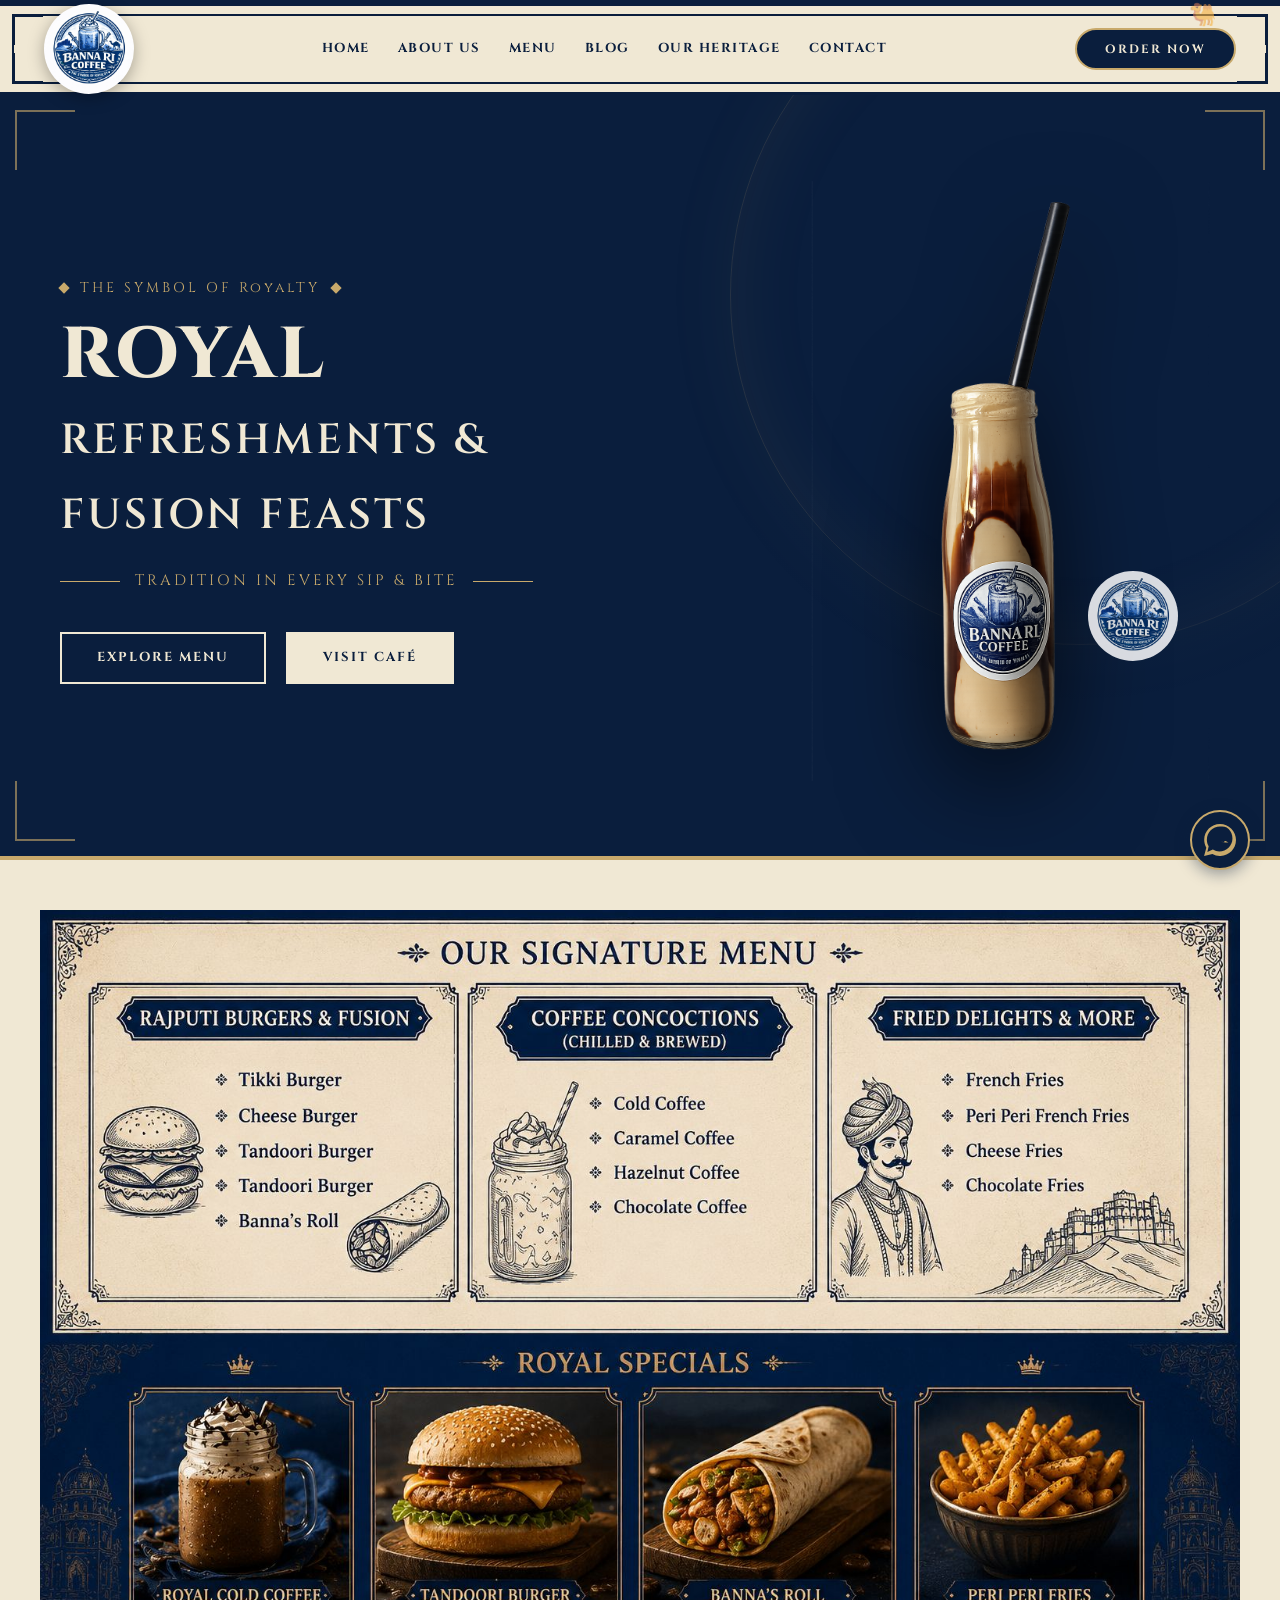
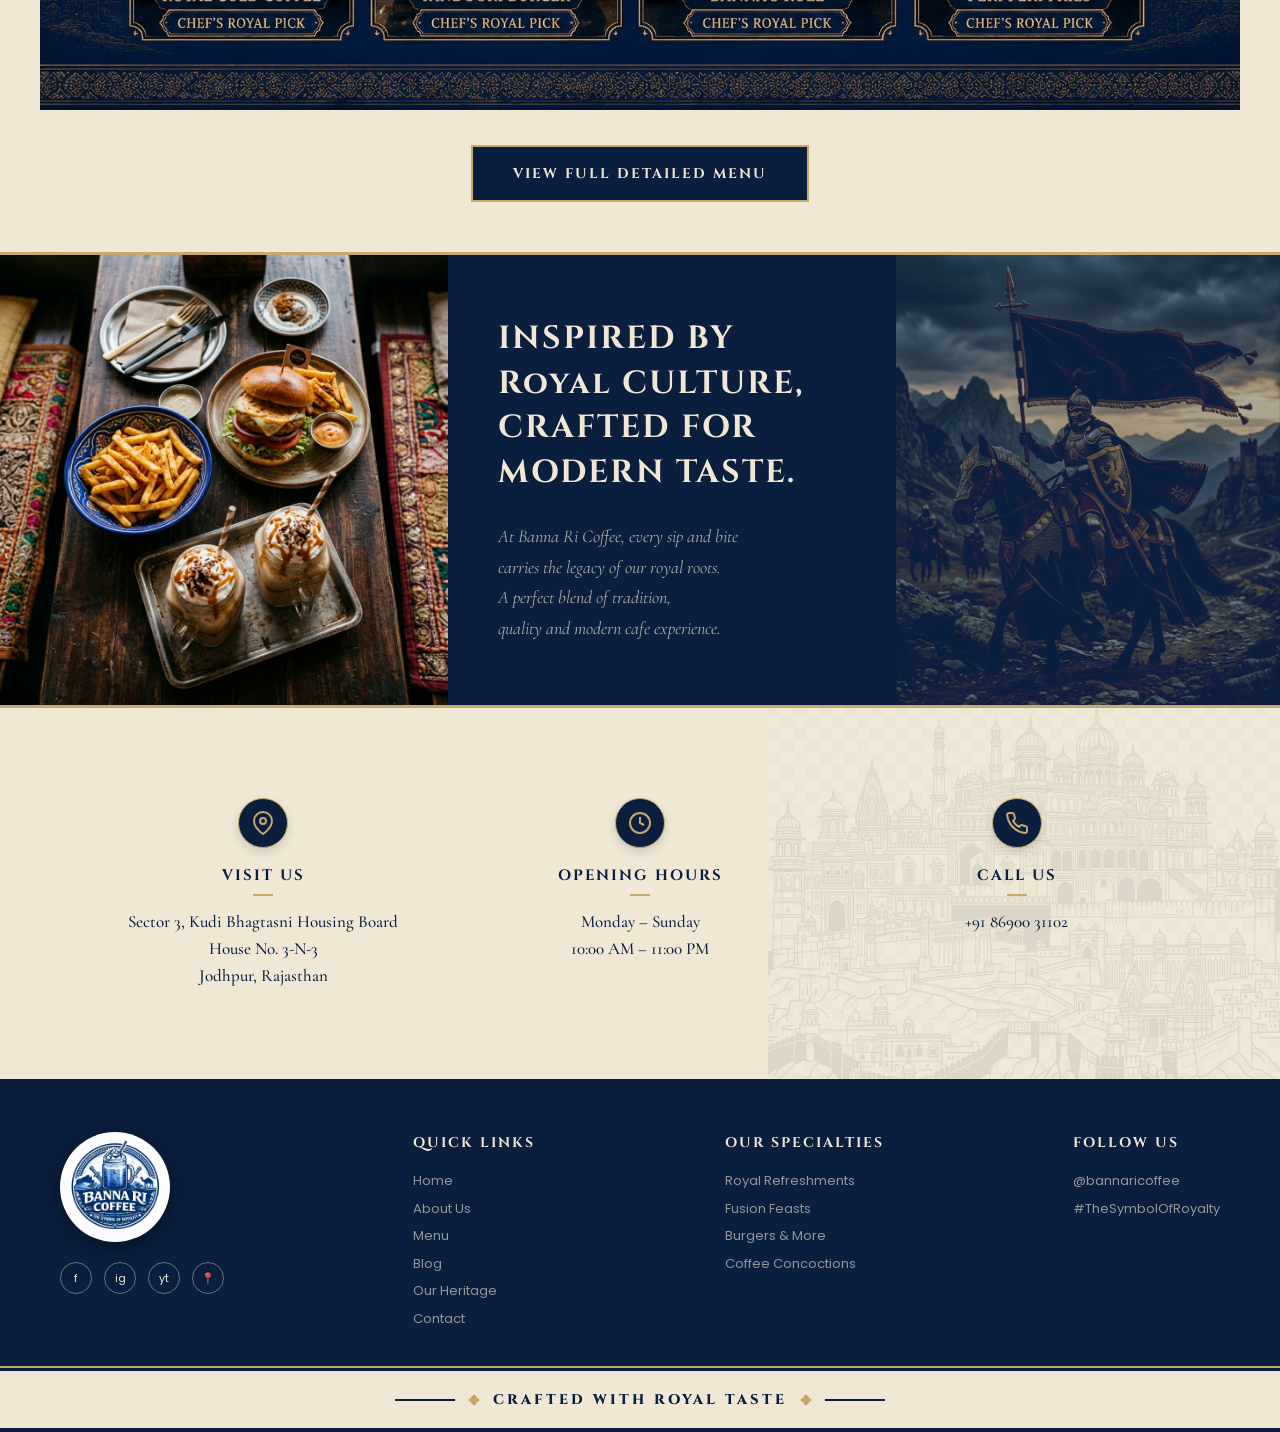
<file: index.html>
<!DOCTYPE html>
<html lang="en">
<head>
    <meta charset="UTF-8">
    <meta name="viewport" content="width=device-width, initial-scale=1.0">
    <title>Banna Ri Coffee | The Symbol of Royalty - Royal Café in Jodhpur</title>
    <meta name="description" content="Banna Ri Coffee – The Symbol of Royalty. Experience royal Royal refreshments and fusion feasts. Premium burgers, coffee concoctions, and fried delights in Jodhpur, Rajasthan.">
    <meta name="keywords" content="Banna Ri Coffee, Jodhpur cafe, royal cafe, Royal coffee, fusion feasts, cold coffee Jodhpur, best cafe in Jodhpur, royal refreshments">
    <meta name="google-site-verification" content="dtNpp5_WcVBkJJGKx2aU8j8wLuALjW0oul6YjCR3cmU" />
    <meta property="og:title" content="Banna Ri Coffee | The Symbol of Royalty">
    <meta property="og:description" content="Royal Refreshments & Fusion Feasts. Tradition in every sip and bite.">
    <meta property="og:type" content="website">
    <meta property="og:url" content="https://banna-ri-coffee.vercel.app">
    <meta name="robots" content="index, follow">
    <link rel="canonical" href="https://banna-ri-coffee.vercel.app">
    <link rel="preconnect" href="https://fonts.googleapis.com">
    <link rel="preconnect" href="https://fonts.gstatic.com" crossorigin>
    <link href="https://fonts.googleapis.com/css2?family=Cinzel:wght@400;500;600;700;800;900&family=Cormorant+Garamond:ital,wght@0,300;0,400;0,500;0,600;0,700;1,300;1,400;1,500&family=Poppins:wght@300;400;500;600&display=swap" rel="stylesheet">
    <link rel="stylesheet" href="style.css">

    <!-- Structured Data for SEO -->
    <script type="application/ld+json">
    {
      "@context": "https://schema.org",
      "@type": "CafeOrCoffeeShop",
      "name": "Banna Ri Coffee",
      "description": "Royal Royal café experience with fusion feasts and premium coffee concoctions",
      "url": "https://banna-ri-coffee.vercel.app",
      "telephone": "+918690031102",
      "address": {
        "@type": "PostalAddress",
        "streetAddress": "Sector 3, Kudi Bhagtasni Housing Board, House No. 3-N-3",
        "addressLocality": "Jodhpur",
        "addressRegion": "Rajasthan",
        "addressCountry": "IN"
      },
      "openingHours": "Mo-Su 10:00-23:00",
      "servesCuisine": ["Indian Fusion", "Coffee", "Burgers"],
      "priceRange": "$$"
    }
    </script>
</head>
<body>

<!-- ═══════════ NAVBAR ═══════════ -->
<nav id="navbar" class="navbar">
    <div class="nav-inner">
        <div class="corner-ornament tl"></div>
        <div class="corner-ornament tr"></div>
        <div class="corner-ornament bl"></div>
        <div class="corner-ornament br"></div>

        <a href="#" class="nav-logo">
            <img src="logo.png" alt="Banna Ri Coffee Logo" class="logo-img">
        </a>

        <div class="nav-links">
            <a href="index.html">HOME</a>
            <a href="about.html">ABOUT US</a>
            <a href="menu.html">MENU</a>
            <a href="blog.html">BLOG</a>
            <a href="heritage.html">OUR HERITAGE</a>
            <a href="#contact">CONTACT</a>
        </div>

        <button class="mobile-menu-toggle" id="mobile-toggle" aria-label="Toggle Menu">☰</button>
        <a href="https://wa.me/918690031102?text=Hello!%20I%20would%20like%20to%20place%20an%20order%20or%20inquire%20about%20Banna%20Ri%20Coffee." class="order-btn" target="_blank" rel="noopener noreferrer">ORDER NOW</a>

        <!-- Camel silhouette on right side -->
        <div class="nav-camel">🐫</div>
    </div>
</nav>

<!-- ═══════════ HERO SECTION ═══════════ -->
<section id="home" class="hero">
    <!-- Background layers -->
    <div class="hero-palace-bg"></div>
    <div class="hero-mandala"></div>
    <div class="hero-gradient"></div>

    <!-- Corner ornaments -->
    <div class="hero-corner tl"></div>
    <div class="hero-corner tr"></div>
    <div class="hero-corner bl"></div>
    <div class="hero-corner br"></div>

    <!-- Sword decorations -->
    <div class="hero-sword left-sword"></div>
    <div class="hero-sword right-sword"></div>

    <div class="hero-content">
        <div class="hero-text">
            <p class="hero-tagline">
                <span class="diamond-sm"></span>
                THE SYMBOL OF RoyalTY
                <span class="diamond-sm"></span>
            </p>
            <h1>ROYAL<br><span class="h1-smaller">REFRESHMENTS &</span><br><span class="h1-smaller">FUSION FEASTS</span></h1>
            <div class="hero-rule">
                <span class="rule-line"></span>
                <span class="hero-sub">TRADITION IN EVERY SIP & BITE</span>
                <span class="rule-line"></span>
            </div>
            <div class="hero-btns">
                <a href="#menu" class="btn-plaque">EXPLORE MENU</a>
                <a href="#contact" class="btn-plaque filled">VISIT CAFÉ</a>
            </div>
        </div>

        <div class="hero-image">
            <img src="hero-coffee.png" alt="Banna Ri Coffee Royal Cold Coffee" class="coffee-img">
            <div class="coffee-logo-overlay">
                <img src="logo.png" alt="Logo" class="coffee-logo">
            </div>
        </div>
    </div>
</section>

<!-- ═══════════ MENU SECTION — FIGMA IMAGE ═══════════ -->
<section id="menu" class="menu-section">
    <div class="menu-image-container">
        <!-- Outer ornamental frame -->
        <div class="poster-frame">
            <img src="uploaded-menu.jpg" alt="Banna Ri Coffee Signature Royal Menu" class="menu-figma-img">
        </div>
        <div class="menu-action-row">
            <a href="menu.html" class="btn-plaque filled">VIEW FULL DETAILED MENU</a>
        </div>
    </div>
</section>

<!-- ═══════════ HERITAGE SECTION ═══════════ -->
<section id="heritage" class="heritage-section">
    <div class="heritage-content">
        <div class="heritage-left">
            <img src="heritage-food.png" alt="Royal Food Spread" class="heritage-food-img">
        </div>
        <div class="heritage-center">
            <h2>INSPIRED BY<br>Royal CULTURE,<br>CRAFTED FOR<br>MODERN TASTE.</h2>
            <p>At Banna Ri Coffee, every sip and bite<br>carries the legacy of our royal roots.<br>A perfect blend of tradition,<br>quality and modern cafe experience.</p>
        </div>
        <div class="heritage-right">
            <img src="warrior-horse.png" alt="Royal Warrior on Horseback" class="warrior-img">
        </div>
    </div>
</section>



<!-- ═══════════ CONTACT INFO BAR ═══════════ -->
<section id="contact" class="contact-bar">
    <div class="contact-palace-bg">
        <img src="palace-bg.png" alt="" class="palace-watermark">
    </div>
    <div class="contact-boxes">
        <div class="c-box">
            <div class="c-icon">
                <svg width="24" height="24" viewBox="0 0 24 24" fill="none" stroke="currentColor" stroke-width="2"><path d="M21 10c0 7-9 13-9 13s-9-6-9-13a9 9 0 0 1 18 0z"/><circle cx="12" cy="10" r="3"/></svg>
            </div>
            <h4>VISIT US</h4>
            <p>Sector 3, Kudi Bhagtasni Housing Board<br>House No. 3-N-3<br>Jodhpur, Rajasthan</p>
        </div>
        <div class="c-box">
            <div class="c-icon">
                <svg width="24" height="24" viewBox="0 0 24 24" fill="none" stroke="currentColor" stroke-width="2"><circle cx="12" cy="12" r="10"/><polyline points="12 6 12 12 16 14"/></svg>
            </div>
            <h4>OPENING HOURS</h4>
            <p>Monday – Sunday<br>10:00 AM – 11:00 PM</p>
        </div>
        <div class="c-box">
            <div class="c-icon">
                <svg width="24" height="24" viewBox="0 0 24 24" fill="none" stroke="currentColor" stroke-width="2"><path d="M22 16.92v3a2 2 0 0 1-2.18 2 19.79 19.79 0 0 1-8.63-3.07 19.5 19.5 0 0 1-6-6 19.79 19.79 0 0 1-3.07-8.67A2 2 0 0 1 4.11 2h3a2 2 0 0 1 2 1.72c.127.96.361 1.903.7 2.81a2 2 0 0 1-.45 2.11L8.09 9.91a16 16 0 0 0 6 6l1.27-1.27a2 2 0 0 1 2.11-.45c.907.339 1.85.573 2.81.7A2 2 0 0 1 22 16.92z"/></svg>
            </div>
            <h4>CALL US</h4>
            <p>+91 86900 31102</p>
        </div>
    </div>
</section>

<!-- ═══════════ FOOTER ═══════════ -->
<footer class="footer">
    <div class="footer-grid">
        <div class="footer-brand">
            <img src="logo.png" alt="Banna Ri Coffee" class="footer-logo">
            <div class="social-row">
                <a href="#" aria-label="Facebook">f</a>
                <a href="#" aria-label="Instagram">ig</a>
                <a href="#" aria-label="YouTube">yt</a>
                <a href="#" aria-label="Location">📍</a>
            </div>
        </div>
        <div class="footer-col">
            <h4>QUICK LINKS</h4>
            <a href="index.html">Home</a>
            <a href="about.html">About Us</a>
            <a href="menu.html">Menu</a>
            <a href="blog.html">Blog</a>
            <a href="heritage.html">Our Heritage</a>
            <a href="#contact">Contact</a>
        </div>
        <div class="footer-col">
            <h4>OUR SPECIALTIES</h4>
            <a href="#">Royal Refreshments</a>
            <a href="#">Fusion Feasts</a>
            <a href="#">Burgers & More</a>
            <a href="#">Coffee Concoctions</a>
        </div>
        <div class="footer-col">
            <h4>FOLLOW US</h4>
            <p>@bannaricoffee</p>
            <p>#TheSymbolOfRoyalty</p>
        </div>
    </div>
</footer>

<!-- ═══════════ BOTTOM BAR ═══════════ -->
<div class="bottom-bar">
    <span class="bar-line"></span>
    <span class="diamond-sm"></span>
    <span class="bar-text">CRAFTED WITH ROYAL TASTE</span>
    <span class="diamond-sm"></span>
    <span class="bar-line"></span>
</div>

<!-- FLOATING WHATSAPP BUTTON -->
<a href="https://wa.me/918690031102?text=Hello!%20I%20would%20like%20to%20place%20an%20order%20or%20inquire%20about%20Banna%20Ri%20Coffee." class="whatsapp-float" target="_blank" rel="noopener noreferrer">
    <div class="whatsapp-tooltip">ORDER / INQUIRE ON WHATSAPP</div>
    <svg class="whatsapp-icon" viewBox="0 0 24 24">
        <path d="M.057 24l1.687-6.163c-1.041-1.804-1.588-3.849-1.587-5.946C.06 5.348 5.397.01 12.008.01c3.202.001 6.212 1.246 8.477 3.514 2.266 2.268 3.507 5.28 3.505 8.484-.004 6.657-5.34 11.997-11.953 11.997-2.005-.001-3.973-.502-5.724-1.455L0 24zm6.59-4.846c1.6.95 3.188 1.449 4.825 1.451 5.436 0 9.86-4.37 9.864-9.799.002-2.63-1.023-5.101-2.885-6.967C16.688 1.974 14.218 1.95 12.012 1.95c-5.438 0-9.863 4.373-9.867 9.802-.001 1.764.47 3.487 1.365 5.02L2.516 21.03l4.131-1.876zm11.758-5.321c-.328-.164-1.94-.959-2.241-1.07-.301-.11-.52-.164-.738.164-.219.329-.848 1.07-.1.328.164.738 1.07 2.241.11.3-.11.492-.41.656-.82.328-1.53-.765-2.241-1.07-.3-.11-.492-.164-.738-.164-.219 0-.52.082-.738.329s-.82.82-.82 2.001.875 2.32 1.011 2.511c.137.192 1.7 2.596 4.12 3.644.576.248 1.025.396 1.375.507.579.184 1.106.158 1.522.096.464-.069 1.94-.793 2.214-1.52.274-.728.274-1.352.192-1.488-.082-.136-.301-.219-.63-.383z"/>
    </svg>
</a>

<!-- MOBILE MENU TOGGLE SCRIPT -->
<script>
    document.addEventListener("DOMContentLoaded", function() {
        const mobileToggle = document.getElementById("mobile-toggle");
        const navLinks = document.querySelector(".nav-links");
        
        if (mobileToggle && navLinks) {
            mobileToggle.addEventListener("click", function() {
                navLinks.classList.toggle("active");
                if (navLinks.classList.contains("active")) {
                    mobileToggle.innerHTML = "✕";
                } else {
                    mobileToggle.innerHTML = "☰";
                }
            });
        }
    });
</script>

</body>
</html>
</file>
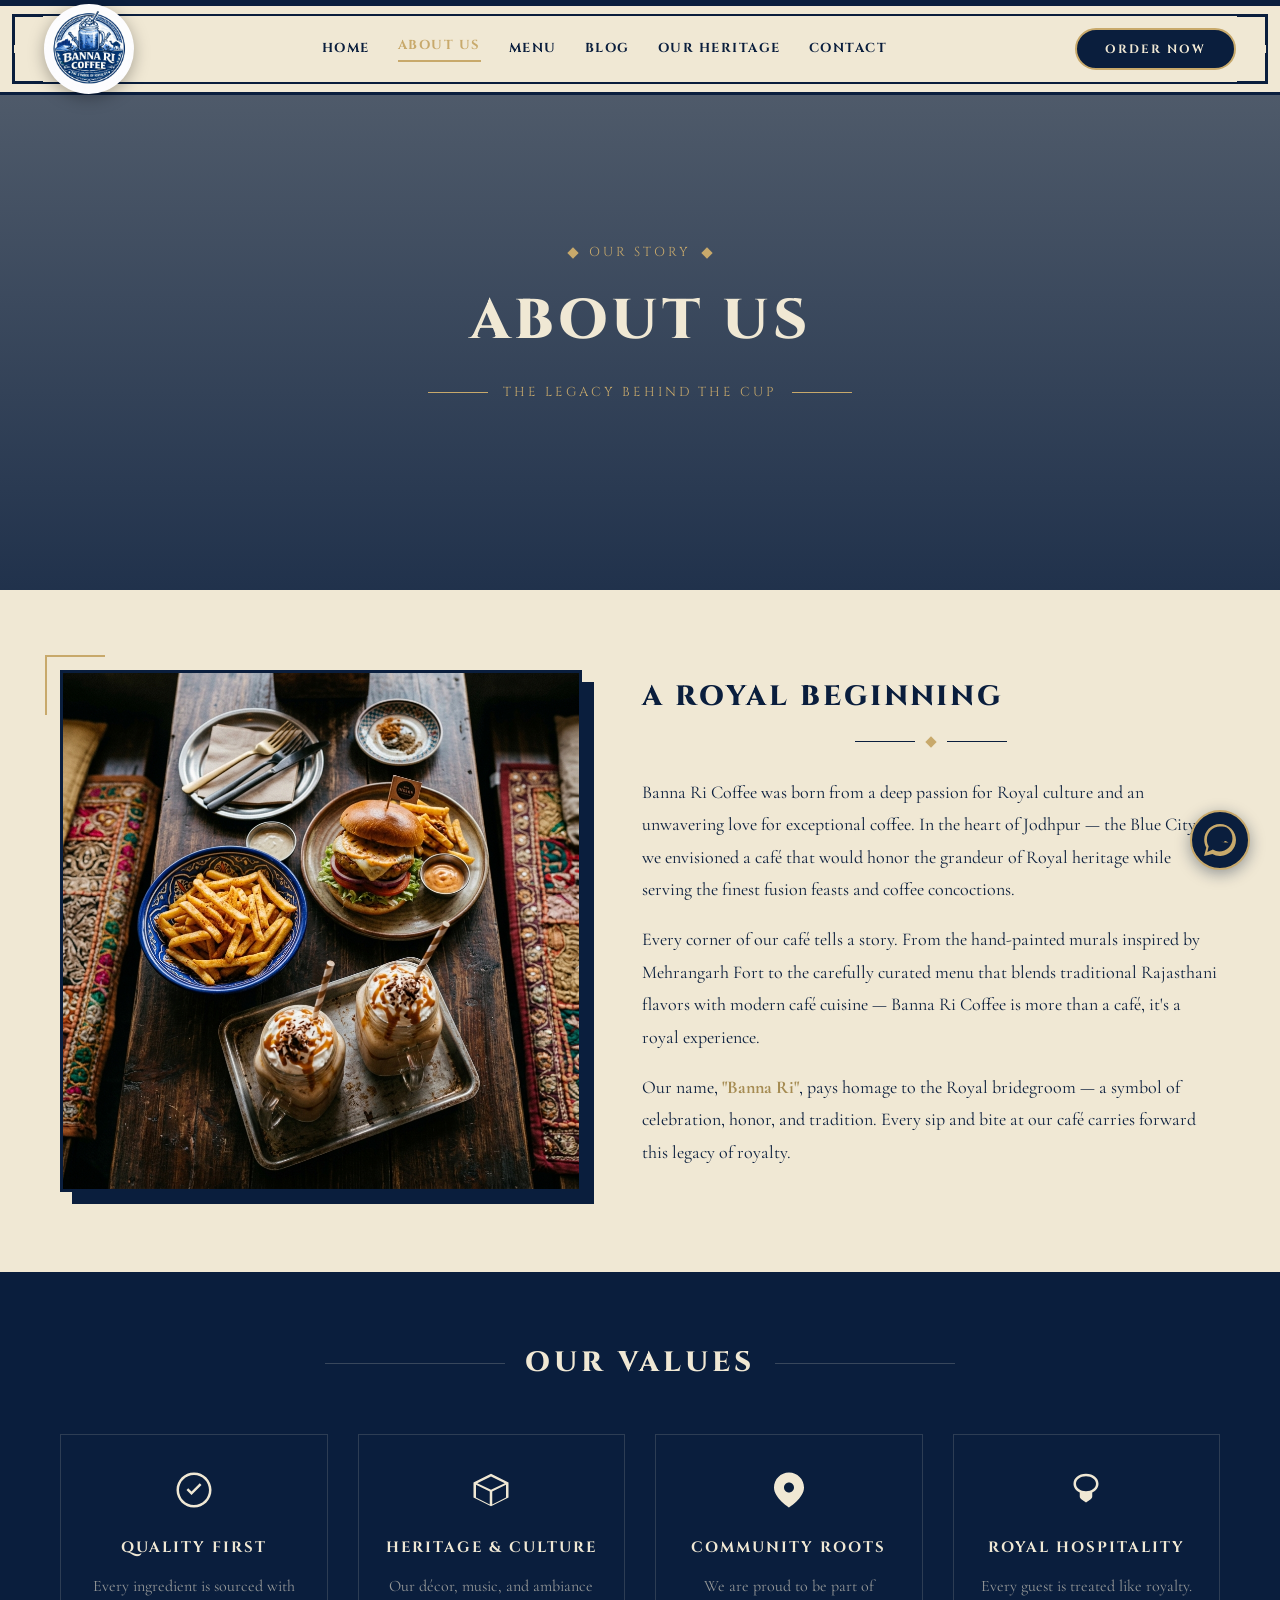
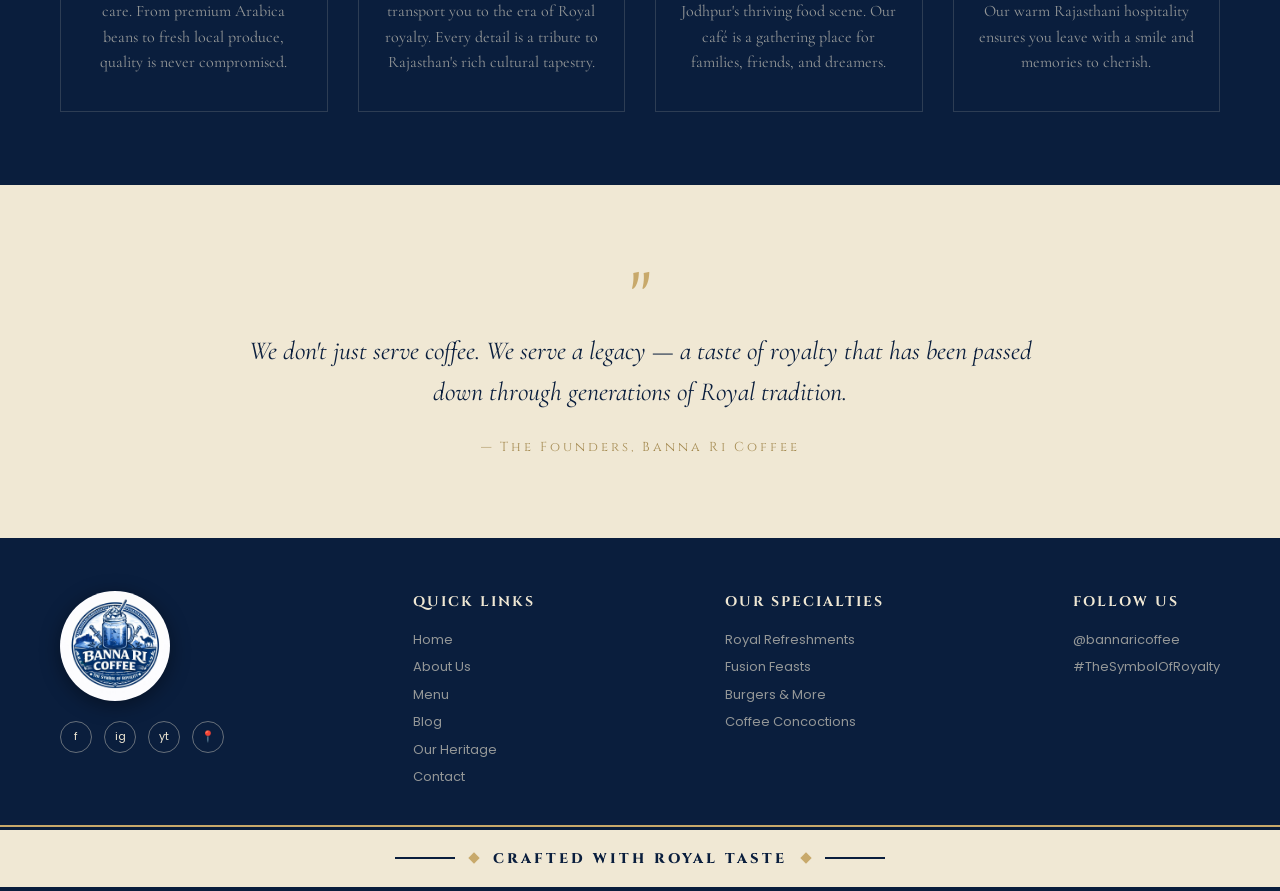
<file: about.html>
<!DOCTYPE html>
<html lang="en">
<head>
    <meta charset="UTF-8">
    <meta name="viewport" content="width=device-width, initial-scale=1.0">
    <title>About Us | Banna Ri Coffee – The Symbol of Royalty</title>
    <meta name="description" content="Discover the story behind Banna Ri Coffee – where Royal heritage meets modern café culture in Jodhpur, Rajasthan.">
    <meta name="keywords" content="Banna Ri Coffee, Jodhpur cafe, royal cafe, Royal coffee, about Banna Ri Coffee, founder Yuvraj Singh Chouhan">
    <meta property="og:title" content="About Us | Banna Ri Coffee – The Symbol of Royalty">
    <meta property="og:description" content="Discover the story behind Banna Ri Coffee – where Royal heritage meets modern café culture in Jodhpur, Rajasthan.">
    <meta property="og:type" content="website">
    <meta property="og:url" content="https://banna-ri-coffee.vercel.app/about.html">
    <meta name="robots" content="index, follow">
    <link rel="canonical" href="https://banna-ri-coffee.vercel.app/about.html">
    <link rel="preconnect" href="https://fonts.googleapis.com">
    <link rel="preconnect" href="https://fonts.gstatic.com" crossorigin>
    <link href="https://fonts.googleapis.com/css2?family=Cinzel:wght@400;500;600;700;800;900&family=Cormorant+Garamond:ital,wght@0,300;0,400;0,500;0,600;0,700;1,300;1,400;1,500&family=Poppins:wght@300;400;500;600&display=swap" rel="stylesheet">
    <link rel="stylesheet" href="style.css">
    <link rel="stylesheet" href="pages.css">
</head>
<body>

<!-- NAVBAR -->
<nav id="navbar" class="navbar">
    <div class="nav-inner">
        <div class="corner-ornament tl"></div>
        <div class="corner-ornament tr"></div>
        <div class="corner-ornament bl"></div>
        <div class="corner-ornament br"></div>
        <a href="index.html" class="nav-logo"><img src="logo.png" alt="Banna Ri Coffee" class="logo-img"></a>
        <div class="nav-links">
            <a href="index.html">HOME</a>
            <a href="about.html" class="active">ABOUT US</a>
            <a href="menu.html">MENU</a>
            <a href="blog.html">BLOG</a>
            <a href="heritage.html">OUR HERITAGE</a>
            <a href="index.html#contact">CONTACT</a>
        </div>
        <button class="mobile-menu-toggle" id="mobile-toggle" aria-label="Toggle Menu">☰</button>
        <a href="https://wa.me/918690031102?text=Hello!%20I%20would%20like%20to%20place%20an%20order%20or%20inquire%20about%20Banna%20Ri%20Coffee." class="order-btn" target="_blank" rel="noopener noreferrer">ORDER NOW</a>
    </div>
</nav>

<!-- PAGE HERO -->
<section class="page-hero">
    <div class="page-hero-bg" style="background-image:url('https://images.unsplash.com/photo-1524492412937-b28074a5d7da?q=80&w=1400&auto=format&fit=crop')"></div>
    <div class="page-hero-overlay"></div>
    <div class="page-hero-content">
        <p class="hero-tagline"><span class="diamond-sm"></span> OUR STORY <span class="diamond-sm"></span></p>
        <h1>ABOUT US</h1>
        <div class="hero-rule"><span class="rule-line"></span><span class="hero-sub">THE LEGACY BEHIND THE CUP</span><span class="rule-line"></span></div>
    </div>
</section>

<!-- STORY SECTION -->
<section class="about-story">
    <div class="story-grid">
        <div class="story-image">
            <img src="heritage-food.png" alt="Banna Ri Coffee Heritage Spread">
            <div class="img-ornament"></div>
        </div>
        <div class="story-text">
            <h2>A ROYAL BEGINNING</h2>
            <div class="ornament-divider">
                <span class="o-line"></span>
                <span class="diamond-sm"></span>
                <span class="o-line"></span>
            </div>
            <p>Banna Ri Coffee was born from a deep passion for Royal culture and an unwavering love for exceptional coffee. In the heart of Jodhpur — the Blue City — we envisioned a café that would honor the grandeur of Royal heritage while serving the finest fusion feasts and coffee concoctions.</p>
            <p>Every corner of our café tells a story. From the hand-painted murals inspired by Mehrangarh Fort to the carefully curated menu that blends traditional Rajasthani flavors with modern café cuisine — Banna Ri Coffee is more than a café, it's a royal experience.</p>
            <p>Our name, <strong>"Banna Ri"</strong>, pays homage to the Royal bridegroom — a symbol of celebration, honor, and tradition. Every sip and bite at our café carries forward this legacy of royalty.</p>
        </div>
    </div>
</section>

<!-- VALUES SECTION -->
<section class="values-section">
    <div class="values-heading">
        <div class="heading-line"></div>
        <h2>OUR VALUES</h2>
        <div class="heading-line"></div>
    </div>
    <div class="values-grid">
        <div class="value-card">
            <div class="value-icon">
                <svg viewBox="0 0 64 64" width="40" height="40" fill="var(--cream)"><path d="M32,4C16.5,4,4,16.5,4,32s12.5,28,28,28s28-12.5,28-28S47.5,4,32,4z M32,56C18.7,56,8,45.3,8,32S18.7,8,32,8s24,10.7,24,24S45.3,56,32,56z M44,24l-16,16l-8-8l2.8-2.8L28,34.4l13.2-13.2L44,24z"/></svg>
            </div>
            <h3>QUALITY FIRST</h3>
            <p>Every ingredient is sourced with care. From premium Arabica beans to fresh local produce, quality is never compromised.</p>
        </div>
        <div class="value-card">
            <div class="value-icon">
                <svg viewBox="0 0 64 64" width="40" height="40" fill="var(--cream)"><path d="M32,6L4,20v24l28,14l28-14V20L32,6z M32,10.5L54,21L32,31.5L10,21L32,10.5z M8,23.5l22,11v20.5L8,44V23.5z M34,55V34.5l22-11V44L34,55z"/></svg>
            </div>
            <h3>HERITAGE & CULTURE</h3>
            <p>Our décor, music, and ambiance transport you to the era of Royal royalty. Every detail is a tribute to Rajasthan's rich cultural tapestry.</p>
        </div>
        <div class="value-card">
            <div class="value-icon">
                <svg viewBox="0 0 64 64" width="40" height="40" fill="var(--cream)"><path d="M32,4C18.7,4,8,14.7,8,28c0,17,24,32,24,32s24-15,24-32C56,14.7,45.3,4,32,4z M32,36c-4.4,0-8-3.6-8-8s3.6-8,8-8s8,3.6,8,8S36.4,36,32,36z"/></svg>
            </div>
            <h3>COMMUNITY ROOTS</h3>
            <p>We are proud to be part of Jodhpur's thriving food scene. Our café is a gathering place for families, friends, and dreamers.</p>
        </div>
        <div class="value-card">
            <div class="value-icon">
                <svg viewBox="0 0 64 64" width="40" height="40" fill="var(--cream)"><path d="M52,22c0-8.8-8-16-20-16S12,13.2,12,22c0,6,4,11.3,10,14v6c0,2,1,4,3,5l7,5l7-5c2-1,3-3,3-5v-6C48,33.3,52,28,52,22z M32,10c9,0,16,5.4,16,12s-7,12-16,12s-16-5.4-16-12S23,10,32,10z"/></svg>
            </div>
            <h3>ROYAL HOSPITALITY</h3>
            <p>Every guest is treated like royalty. Our warm Rajasthani hospitality ensures you leave with a smile and memories to cherish.</p>
        </div>
    </div>
</section>

<!-- TEAM QUOTE -->
<section class="quote-banner">
    <div class="quote-content">
        <div class="quote-mark">"</div>
        <blockquote>We don't just serve coffee. We serve a legacy — a taste of royalty that has been passed down through generations of Royal tradition.</blockquote>
        <p class="quote-author">— The Founders, Banna Ri Coffee</p>
    </div>
</section>

<!-- FOOTER -->
<footer class="footer">
    <div class="footer-grid">
        <div class="footer-brand">
            <img src="logo.png" alt="Banna Ri Coffee" class="footer-logo">
            <div class="social-row">
                <a href="#" aria-label="Facebook">f</a>
                <a href="#" aria-label="Instagram">ig</a>
                <a href="#" aria-label="YouTube">yt</a>
                <a href="#" aria-label="Location">📍</a>
            </div>
        </div>
        <div class="footer-col">
            <h4>QUICK LINKS</h4>
            <a href="index.html">Home</a>
            <a href="about.html">About Us</a>
            <a href="menu.html">Menu</a>
            <a href="blog.html">Blog</a>
            <a href="heritage.html">Our Heritage</a>
            <a href="index.html#contact">Contact</a>
        </div>
        <div class="footer-col">
            <h4>OUR SPECIALTIES</h4>
            <a href="menu.html">Royal Refreshments</a>
            <a href="menu.html">Fusion Feasts</a>
            <a href="menu.html">Burgers & More</a>
            <a href="menu.html">Coffee Concoctions</a>
        </div>
        <div class="footer-col">
            <h4>FOLLOW US</h4>
            <p>@bannaricoffee</p>
            <p>#TheSymbolOfRoyalty</p>
        </div>
    </div>
</footer>
<div class="bottom-bar">
    <span class="bar-line"></span><span class="diamond-sm"></span>
    <span class="bar-text">CRAFTED WITH ROYAL TASTE</span>
    <span class="diamond-sm"></span><span class="bar-line"></span>
</div>

<!-- FLOATING WHATSAPP BUTTON -->
<a href="https://wa.me/918690031102?text=Hello!%20I%20would%20like%20to%20place%20an%20order%20or%20inquire%20about%20Banna%20Ri%20Coffee." class="whatsapp-float" target="_blank" rel="noopener noreferrer">
    <div class="whatsapp-tooltip">ORDER / INQUIRE ON WHATSAPP</div>
    <svg class="whatsapp-icon" viewBox="0 0 24 24">
        <path d="M.057 24l1.687-6.163c-1.041-1.804-1.588-3.849-1.587-5.946C.06 5.348 5.397.01 12.008.01c3.202.001 6.212 1.246 8.477 3.514 2.266 2.268 3.507 5.28 3.505 8.484-.004 6.657-5.34 11.997-11.953 11.997-2.005-.001-3.973-.502-5.724-1.455L0 24zm6.59-4.846c1.6.95 3.188 1.449 4.825 1.451 5.436 0 9.86-4.37 9.864-9.799.002-2.63-1.023-5.101-2.885-6.967C16.688 1.974 14.218 1.95 12.012 1.95c-5.438 0-9.863 4.373-9.867 9.802-.001 1.764.47 3.487 1.365 5.02L2.516 21.03l4.131-1.876zm11.758-5.321c-.328-.164-1.94-.959-2.241-1.07-.301-.11-.52-.164-.738.164-.219.329-.848 1.07-.1.328.164.738 1.07 2.241.11.3-.11.492-.41.656-.82.328-1.53-.765-2.241-1.07-.3-.11-.492-.164-.738-.164-.219 0-.52.082-.738.329s-.82.82-.82 2.001.875 2.32 1.011 2.511c.137.192 1.7 2.596 4.12 3.644.576.248 1.025.396 1.375.507.579.184 1.106.158 1.522.096.464-.069 1.94-.793 2.214-1.52.274-.728.274-1.352.192-1.488-.082-.136-.301-.219-.63-.383z"/>
    </svg>
</a>

<!-- MOBILE MENU TOGGLE SCRIPT -->
<script>
    document.addEventListener("DOMContentLoaded", function() {
        const mobileToggle = document.getElementById("mobile-toggle");
        const navLinks = document.querySelector(".nav-links");
        
        if (mobileToggle && navLinks) {
            mobileToggle.addEventListener("click", function() {
                navLinks.classList.toggle("active");
                if (navLinks.classList.contains("active")) {
                    mobileToggle.innerHTML = "✕";
                } else {
                    mobileToggle.innerHTML = "☰";
                }
            });
        }
    });
</script>

</body>
</html>
</file>
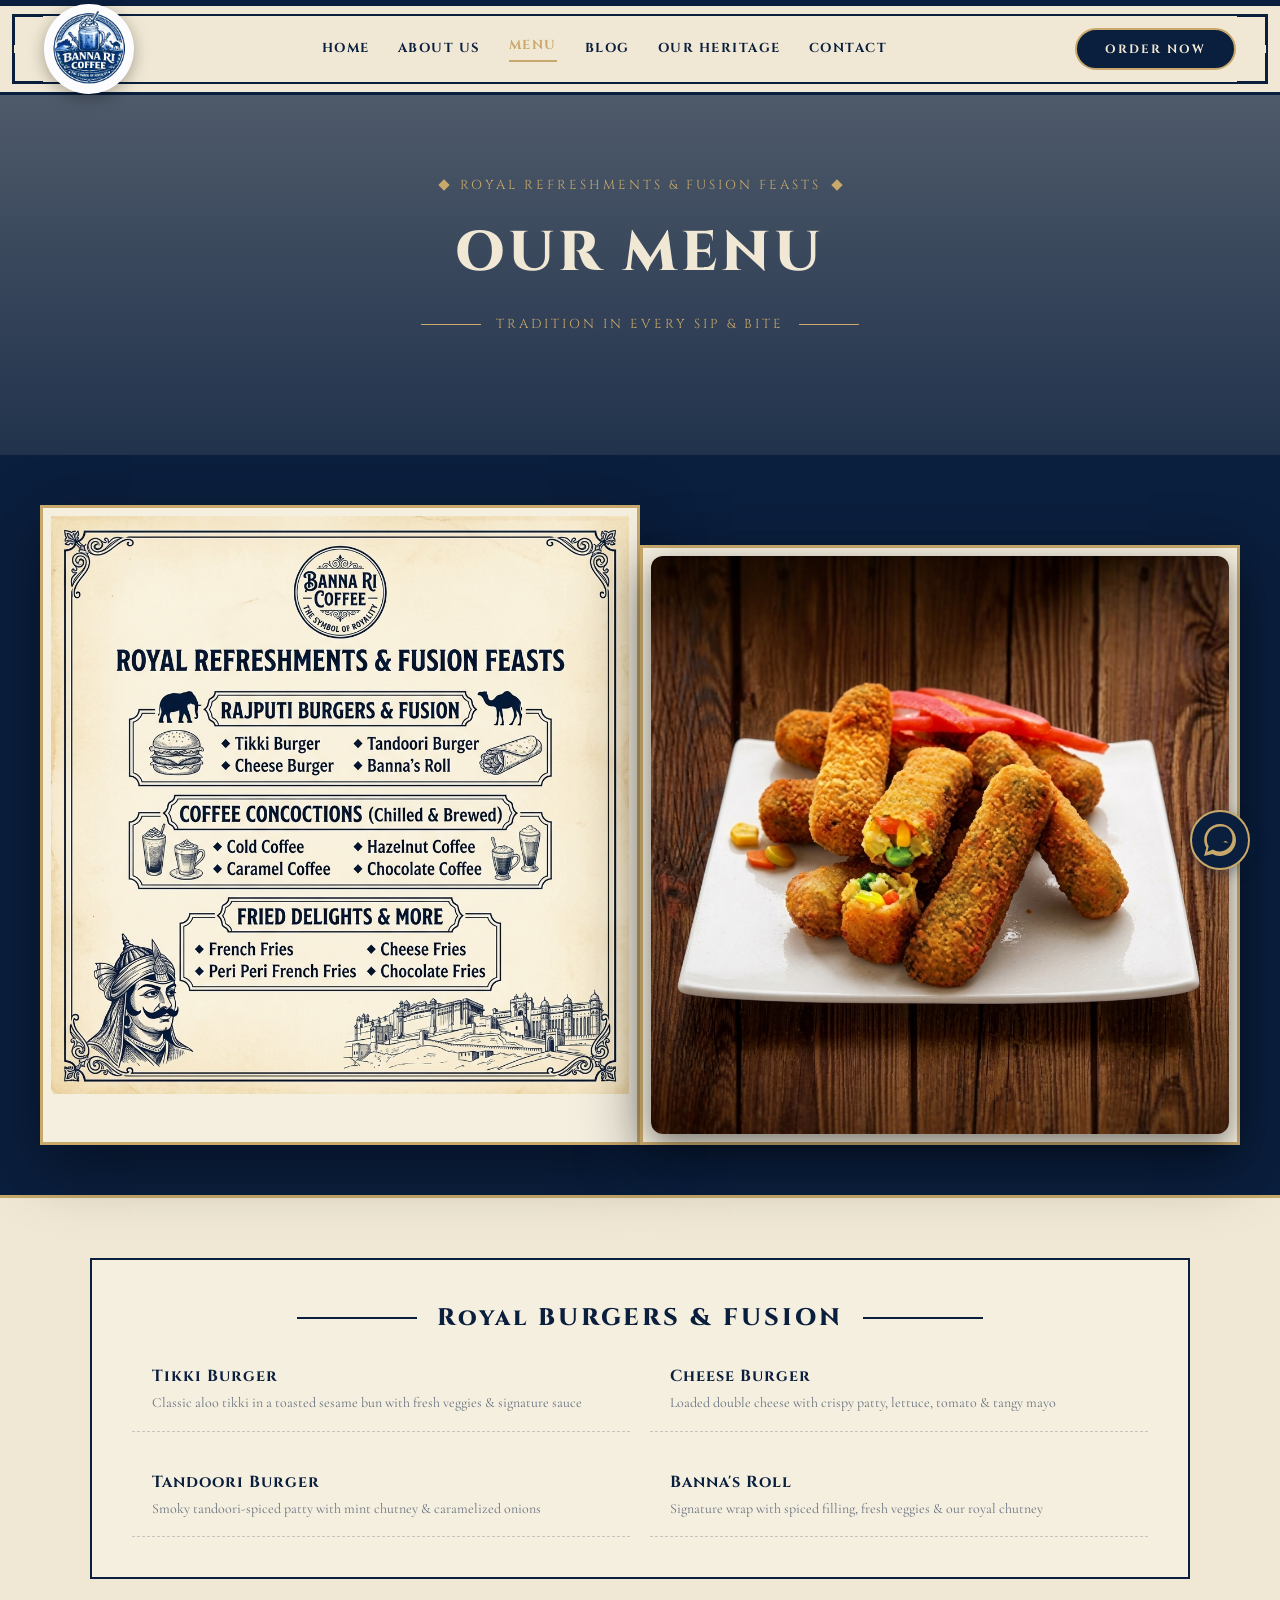
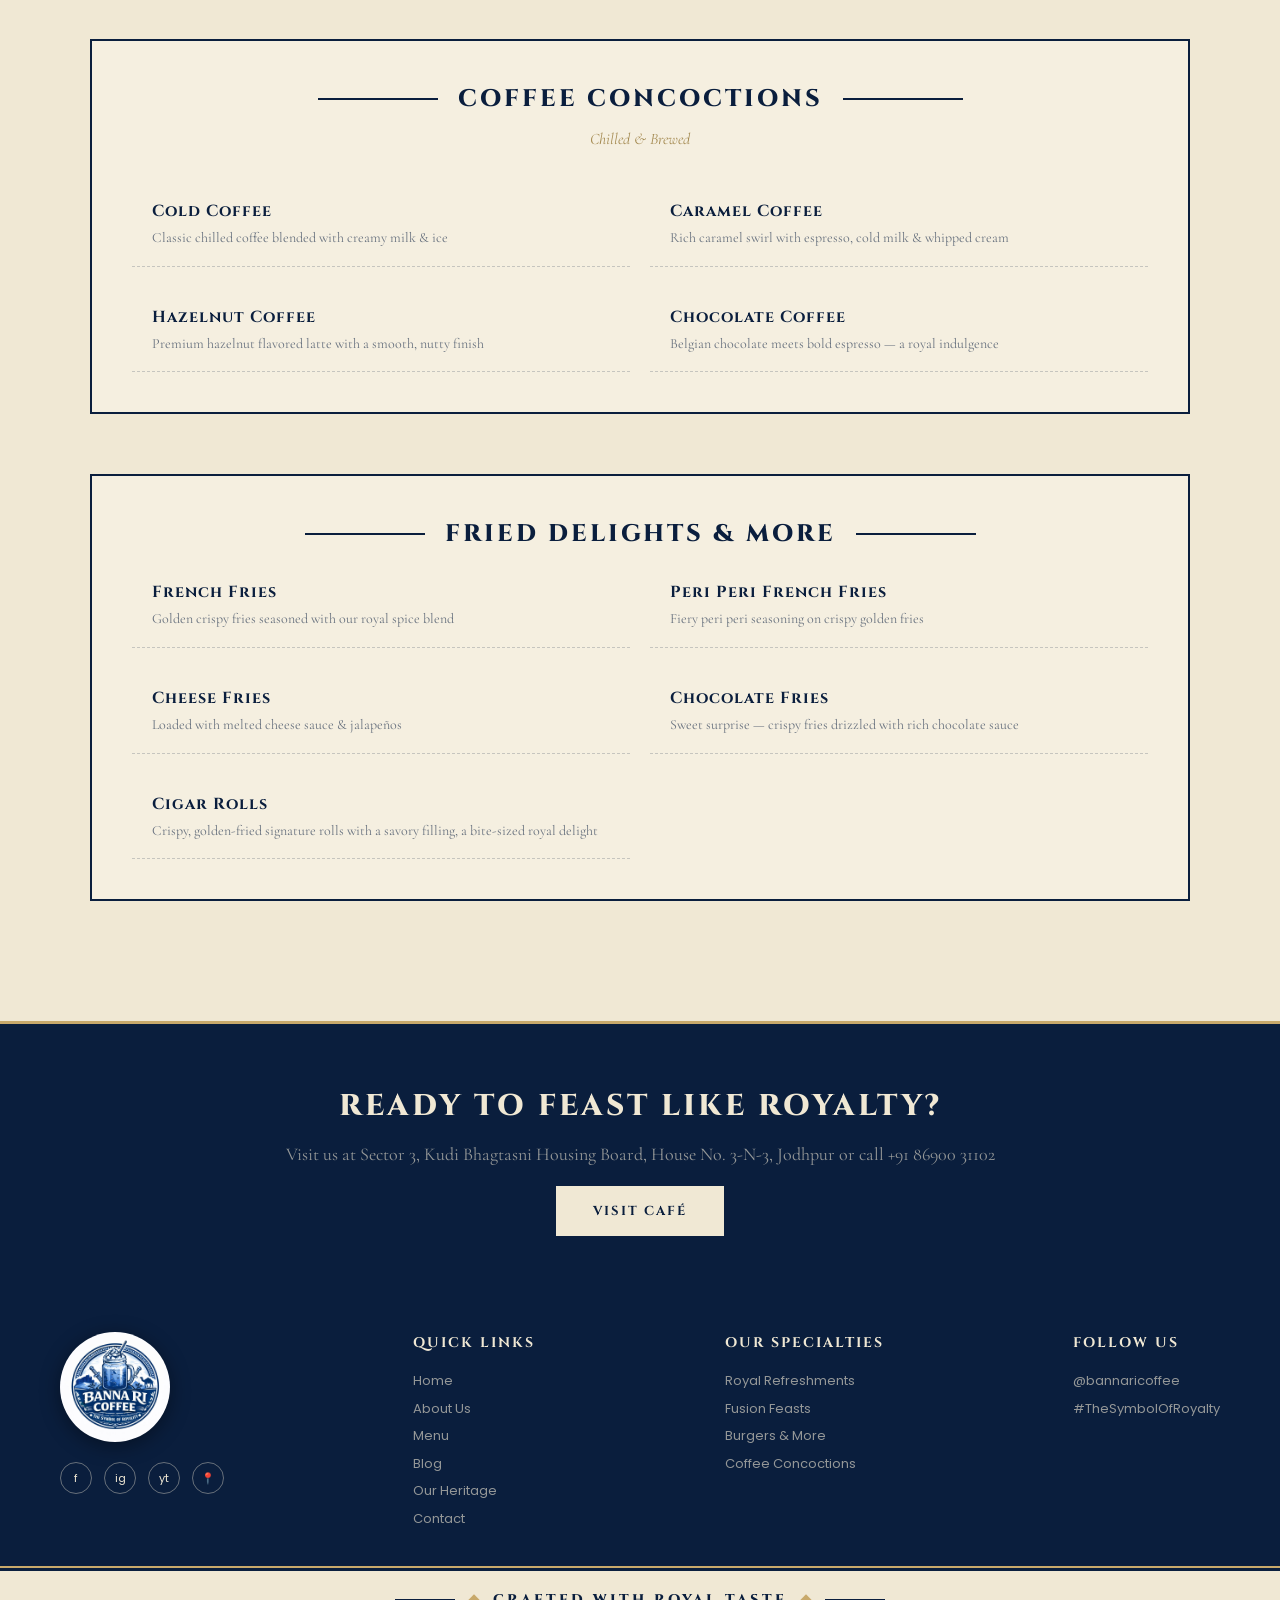
<file: menu.html>
<!DOCTYPE html>
<html lang="en">
<head>
    <meta charset="UTF-8">
    <meta name="viewport" content="width=device-width, initial-scale=1.0">
    <title>Royal Menu | Banna Ri Coffee – Full Menu</title>
    <meta name="description" content="Explore the complete royal menu at Banna Ri Coffee. Royal Burgers, Coffee Concoctions, Fried Delights, Royal Shakes, and more. Jodhpur's finest café menu.">
    <meta name="keywords" content="Banna Ri Coffee menu, Royal Burgers, Coffee Concoctions, Jodhpur cafe menu, fusion menu">
    <meta property="og:title" content="Royal Menu | Banna Ri Coffee – Full Menu">
    <meta property="og:description" content="Explore the complete royal menu at Banna Ri Coffee. Royal Burgers, Coffee Concoctions, Fried Delights, Royal Shakes, and more. Jodhpur's finest café menu.">
    <meta property="og:type" content="website">
    <meta property="og:url" content="https://banna-ri-coffee.vercel.app/menu.html">
    <meta name="robots" content="index, follow">
    <link rel="canonical" href="https://banna-ri-coffee.vercel.app/menu.html">
    <link rel="preconnect" href="https://fonts.googleapis.com">
    <link rel="preconnect" href="https://fonts.gstatic.com" crossorigin>
    <link href="https://fonts.googleapis.com/css2?family=Cinzel:wght@400;500;600;700;800;900&family=Cormorant+Garamond:ital,wght@0,300;0,400;0,500;0,600;0,700;1,300;1,400;1,500&family=Poppins:wght@300;400;500;600&display=swap" rel="stylesheet">
    <link rel="stylesheet" href="style.css">
    <link rel="stylesheet" href="pages.css">
</head>
<body>

<!-- NAVBAR -->
<nav id="navbar" class="navbar">
    <div class="nav-inner">
        <div class="corner-ornament tl"></div>
        <div class="corner-ornament tr"></div>
        <div class="corner-ornament bl"></div>
        <div class="corner-ornament br"></div>
        <a href="index.html" class="nav-logo"><img src="logo.png" alt="Banna Ri Coffee" class="logo-img"></a>
        <div class="nav-links">
            <a href="index.html">HOME</a>
            <a href="about.html">ABOUT US</a>
            <a href="menu.html" class="active">MENU</a>
            <a href="blog.html">BLOG</a>
            <a href="heritage.html">OUR HERITAGE</a>
            <a href="index.html#contact">CONTACT</a>
        </div>
        <button class="mobile-menu-toggle" id="mobile-toggle" aria-label="Toggle Menu">☰</button>
        <a href="https://wa.me/918690031102?text=Hello!%20I%20would%20like%20to%20place%20an%20order%20or%20inquire%20about%20Banna%20Ri%20Coffee." class="order-btn" target="_blank" rel="noopener noreferrer">ORDER NOW</a>
    </div>
</nav>

<!-- PAGE HERO -->
<section class="page-hero short">
    <div class="page-hero-bg" style="background-image:url('https://images.unsplash.com/photo-1495474472287-4d71bcdd2085?q=80&w=1400&auto=format&fit=crop')"></div>
    <div class="page-hero-overlay"></div>
    <div class="page-hero-content">
        <p class="hero-tagline"><span class="diamond-sm"></span> ROYAL REFRESHMENTS & FUSION FEASTS <span class="diamond-sm"></span></p>
        <h1>OUR MENU</h1>
        <div class="hero-rule"><span class="rule-line"></span><span class="hero-sub">TRADITION IN EVERY SIP & BITE</span><span class="rule-line"></span></div>
    </div>
</section>

<!-- MENU POSTER IMAGE -->
<section class="menu-poster-showcase">
    <div class="poster-frame">
        <img src="menu-poster.png" alt="Banna Ri Coffee Royal Menu Poster" class="poster-image">
    </div>
    <div class="poster-frame" style="margin-top: 40px;">
        <img src="cigar-shots.png" alt="Cigar Shots" class="poster-image" style="border-radius: 12px; box-shadow: 0 10px 30px rgba(0,0,0,0.5);">
    </div>
</section>

<!-- FULL MENU -->
<section class="full-menu">

    <!-- Category 1: Burgers -->
    <div class="menu-category">
        <div class="cat-header">
            <div class="heading-line"></div>
            <h2>Royal BURGERS & FUSION</h2>
            <div class="heading-line"></div>
        </div>
        <div class="menu-items-grid">
            <div class="menu-item">
                <div class="item-info"><h3>Tikki Burger</h3><p>Classic aloo tikki in a toasted sesame bun with fresh veggies & signature sauce</p></div>
            </div>
            <div class="menu-item">
                <div class="item-info"><h3>Cheese Burger</h3><p>Loaded double cheese with crispy patty, lettuce, tomato & tangy mayo</p></div>
            </div>
            <div class="menu-item">
                <div class="item-info"><h3>Tandoori Burger</h3><p>Smoky tandoori-spiced patty with mint chutney & caramelized onions</p></div>
            </div>
            <div class="menu-item">
                <div class="item-info"><h3>Banna's Roll</h3><p>Signature wrap with spiced filling, fresh veggies & our royal chutney</p></div>
            </div>
        </div>
    </div>

    <!-- Category 2: Coffee -->
    <div class="menu-category">
        <div class="cat-header">
            <div class="heading-line"></div>
            <h2>COFFEE CONCOCTIONS</h2>
            <div class="heading-line"></div>
        </div>
        <p class="cat-subtitle">Chilled & Brewed</p>
        <div class="menu-items-grid">
            <div class="menu-item">
                <div class="item-info"><h3>Cold Coffee</h3><p>Classic chilled coffee blended with creamy milk & ice</p></div>
            </div>
            <div class="menu-item">
                <div class="item-info"><h3>Caramel Coffee</h3><p>Rich caramel swirl with espresso, cold milk & whipped cream</p></div>
            </div>
            <div class="menu-item">
                <div class="item-info"><h3>Hazelnut Coffee</h3><p>Premium hazelnut flavored latte with a smooth, nutty finish</p></div>
            </div>
            <div class="menu-item">
                <div class="item-info"><h3>Chocolate Coffee</h3><p>Belgian chocolate meets bold espresso — a royal indulgence</p></div>
            </div>
        </div>
    </div>

    <!-- Category 3: Fries -->
    <div class="menu-category">
        <div class="cat-header">
            <div class="heading-line"></div>
            <h2>FRIED DELIGHTS & MORE</h2>
            <div class="heading-line"></div>
        </div>
        <div class="menu-items-grid">
            <div class="menu-item">
                <div class="item-info"><h3>French Fries</h3><p>Golden crispy fries seasoned with our royal spice blend</p></div>
            </div>
            <div class="menu-item">
                <div class="item-info"><h3>Peri Peri French Fries</h3><p>Fiery peri peri seasoning on crispy golden fries</p></div>
            </div>
            <div class="menu-item">
                <div class="item-info"><h3>Cheese Fries</h3><p>Loaded with melted cheese sauce & jalapeños</p></div>
            </div>
            <div class="menu-item">
                <div class="item-info"><h3>Chocolate Fries</h3><p>Sweet surprise — crispy fries drizzled with rich chocolate sauce</p></div>
            </div>
            <div class="menu-item">
                <div class="item-info"><h3>Cigar Rolls</h3><p>Crispy, golden-fried signature rolls with a savory filling, a bite-sized royal delight</p></div>
            </div>
        </div>
    </div>
</section>

<!-- CTA BANNER -->
<section class="menu-cta">
    <h2>READY TO FEAST LIKE ROYALTY?</h2>
    <p>Visit us at Sector 3, Kudi Bhagtasni Housing Board, House No. 3-N-3, Jodhpur or call +91 86900 31102</p>
    <a href="index.html#contact" class="btn-plaque filled">VISIT CAFÉ</a>
</section>

<!-- FOOTER -->
<footer class="footer">
    <div class="footer-grid">
        <div class="footer-brand">
            <img src="logo.png" alt="Banna Ri Coffee" class="footer-logo">
            <div class="social-row"><a href="#">f</a><a href="#">ig</a><a href="#">yt</a><a href="#">📍</a></div>
        </div>
        <div class="footer-col"><h4>QUICK LINKS</h4><a href="index.html">Home</a><a href="about.html">About Us</a><a href="menu.html">Menu</a><a href="blog.html">Blog</a><a href="heritage.html">Our Heritage</a><a href="index.html#contact">Contact</a></div>
        <div class="footer-col"><h4>OUR SPECIALTIES</h4><a href="#">Royal Refreshments</a><a href="#">Fusion Feasts</a><a href="#">Burgers & More</a><a href="#">Coffee Concoctions</a></div>
        <div class="footer-col"><h4>FOLLOW US</h4><p>@bannaricoffee</p><p>#TheSymbolOfRoyalty</p></div>
    </div>
</footer>
<div class="bottom-bar"><span class="bar-line"></span><span class="diamond-sm"></span><span class="bar-text">CRAFTED WITH ROYAL TASTE</span><span class="diamond-sm"></span><span class="bar-line"></span></div>

<!-- FLOATING WHATSAPP BUTTON -->
<a href="https://wa.me/918690031102?text=Hello!%20I%20would%20like%20to%20place%20an%20order%20or%20inquire%20about%20Banna%20Ri%20Coffee." class="whatsapp-float" target="_blank" rel="noopener noreferrer">
    <div class="whatsapp-tooltip">ORDER / INQUIRE ON WHATSAPP</div>
    <svg class="whatsapp-icon" viewBox="0 0 24 24">
        <path d="M.057 24l1.687-6.163c-1.041-1.804-1.588-3.849-1.587-5.946C.06 5.348 5.397.01 12.008.01c3.202.001 6.212 1.246 8.477 3.514 2.266 2.268 3.507 5.28 3.505 8.484-.004 6.657-5.34 11.997-11.953 11.997-2.005-.001-3.973-.502-5.724-1.455L0 24zm6.59-4.846c1.6.95 3.188 1.449 4.825 1.451 5.436 0 9.86-4.37 9.864-9.799.002-2.63-1.023-5.101-2.885-6.967C16.688 1.974 14.218 1.95 12.012 1.95c-5.438 0-9.863 4.373-9.867 9.802-.001 1.764.47 3.487 1.365 5.02L2.516 21.03l4.131-1.876zm11.758-5.321c-.328-.164-1.94-.959-2.241-1.07-.301-.11-.52-.164-.738.164-.219.329-.848 1.07-.1.328.164.738 1.07 2.241.11.3-.11.492-.41.656-.82.328-1.53-.765-2.241-1.07-.3-.11-.492-.164-.738-.164-.219 0-.52.082-.738.329s-.82.82-.82 2.001.875 2.32 1.011 2.511c.137.192 1.7 2.596 4.12 3.644.576.248 1.025.396 1.375.507.579.184 1.106.158 1.522.096.464-.069 1.94-.793 2.214-1.52.274-.728.274-1.352.192-1.488-.082-.136-.301-.219-.63-.383z"/>
    </svg>
</a>

<!-- MOBILE MENU TOGGLE SCRIPT -->
<script>
    document.addEventListener("DOMContentLoaded", function() {
        const mobileToggle = document.getElementById("mobile-toggle");
        const navLinks = document.querySelector(".nav-links");
        
        if (mobileToggle && navLinks) {
            mobileToggle.addEventListener("click", function() {
                navLinks.classList.toggle("active");
                if (navLinks.classList.contains("active")) {
                    mobileToggle.innerHTML = "✕";
                } else {
                    mobileToggle.innerHTML = "☰";
                }
            });
        }
    });
</script>

</body>
</html>
</file>
<file: style.css>
@import url('https://fonts.googleapis.com/css2?family=Cinzel:wght@400;500;600;700;800;900&family=Cormorant+Garamond:ital,wght@0,300;0,400;0,500;0,600;0,700;1,300;1,400;1,500&family=Poppins:wght@300;400;500;600&display=swap');

/* ═══════════ COLOR SYSTEM ═══════════ */
:root {
  --navy: #0a1e3d;
  --navy-deep: #071630;
  --cream: #f0e8d4;
  --cream-light: #f5efe0;
  --beige: #e4dac6;
  --gold: #c8a96b;
  --gold-dark: #a58b52;
  --white: #fff;
  --border-blue: #1a3a6e;
}

/* ═══════════ RESET ═══════════ */
*,*::before,*::after{margin:0;padding:0;box-sizing:border-box}
html{scroll-behavior:smooth}
body{
  font-family:'Poppins',sans-serif;
  background:var(--cream);
  color:var(--navy);
  overflow-x:hidden;
  line-height:1.5;
}
a{text-decoration:none;color:inherit}
img{max-width:100%;display:block}
ul{list-style:none}

/* ═══════════ UTILITIES ═══════════ */
.diamond-sm{
  display:inline-block;width:8px;height:8px;
  background:var(--gold);transform:rotate(45deg);
  vertical-align:middle;
}
.d-bullet{
  display:inline-block;width:6px;height:6px;
  background:var(--navy);transform:rotate(45deg);
  margin-right:10px;vertical-align:middle;
}

/* Corner Ornaments */
.corner-ornament{
  position:absolute;width:30px;height:30px;
  border:2px solid var(--navy);z-index:5;
}
.corner-ornament.tl{top:-1px;left:-1px;border-right:none;border-bottom:none}
.corner-ornament.tr{top:-1px;right:-1px;border-left:none;border-bottom:none}
.corner-ornament.bl{bottom:-1px;left:-1px;border-right:none;border-top:none}
.corner-ornament.br{bottom:-1px;right:-1px;border-left:none;border-top:none}

/* ═══════════ NAVBAR ═══════════ */
.navbar{
  background:var(--cream);
  border-top:6px solid var(--navy);
  border-bottom:3px solid var(--navy);
  padding:8px 12px;
  position:sticky;top:0;z-index:1000;
}
.nav-inner{
  display:flex;align-items:center;justify-content:space-between;
  border:2px solid var(--navy);padding:8px 30px;
  position:relative;background:var(--cream);
}
.nav-logo{display:block;width:90px;height:90px;flex-shrink:0;
  margin-top:-20px;margin-bottom:-20px;z-index:10;
}
.logo-img{
  width:100%;height:100%;object-fit:contain;
  border-radius:50%;
  filter:drop-shadow(0 4px 8px rgba(0,0,0,.3));
}
.nav-links{display:flex;gap:28px;align-items:center}
.nav-links a{
  font-family:'Cinzel',serif;font-size:13px;font-weight:700;
  letter-spacing:1.5px;color:var(--navy);
  position:relative;transition:color .3s;
}
.nav-links a:hover{color:var(--gold-dark)}
.order-btn{
  font-family:'Cinzel',serif;font-size:12px;font-weight:700;
  letter-spacing:2px;padding:10px 28px;
  background:var(--navy);color:var(--cream);
  border:2px solid var(--gold);border-radius:30px;
  transition:all .3s;
}
.order-btn:hover{background:var(--border-blue);box-shadow:0 0 15px rgba(200,169,107,.3)}
.nav-camel{position:absolute;right:50px;top:-18px;font-size:22px;opacity:.6}

/* ═══════════ HERO ═══════════ */
.hero{
  position:relative;background:var(--navy);
  padding:70px 60px 60px;overflow:hidden;
  border-bottom:4px solid var(--gold);
  min-height:85vh;display:flex;align-items:center;
}
.hero-palace-bg{
  position:absolute;top:0;left:0;width:55%;height:100%;
  background:url('https://images.unsplash.com/photo-1599661555355-61b6c6b4458f?q=80&w=1200&auto=format&fit=crop') center/cover;
  opacity:.12;mix-blend-mode:screen;
}
.hero-mandala{
  position:absolute;top:-150px;right:-150px;width:700px;height:700px;
  border:1px solid rgba(200,169,107,.15);border-radius:50%;
  box-shadow:inset 0 0 80px rgba(200,169,107,.08),0 0 80px rgba(200,169,107,.05);
}
.hero-gradient{
  position:absolute;bottom:0;left:0;width:100%;height:50%;
  background:linear-gradient(to top,var(--navy),transparent);z-index:1;
}
/* Hero corners */
.hero-corner{position:absolute;width:60px;height:60px;z-index:3;opacity:.6}
.hero-corner.tl{top:15px;left:15px;border-top:2px solid var(--gold);border-left:2px solid var(--gold)}
.hero-corner.tr{top:15px;right:15px;border-top:2px solid var(--gold);border-right:2px solid var(--gold)}
.hero-corner.bl{bottom:15px;left:15px;border-bottom:2px solid var(--gold);border-left:2px solid var(--gold)}
.hero-corner.br{bottom:15px;right:15px;border-bottom:2px solid var(--gold);border-right:2px solid var(--gold)}

.hero-content{
  display:flex;align-items:center;justify-content:space-between;
  width:100%;max-width:1400px;margin:0 auto;
  position:relative;z-index:5;
}
.hero-text{flex:1;max-width:620px}
.hero-tagline{
  font-family:'Cinzel',serif;font-size:14px;color:var(--gold);
  letter-spacing:3px;margin-bottom:20px;
  display:flex;align-items:center;gap:12px;
}
.hero h1{
  font-family:'Cinzel',serif;color:var(--cream);
  font-size:72px;line-height:1.05;font-weight:800;
  margin-bottom:25px;letter-spacing:2px;
}
.h1-smaller{font-size:42px;font-weight:600;letter-spacing:3px}
.hero-rule{display:flex;align-items:center;gap:15px;margin-bottom:40px}
.rule-line{flex:0 0 60px;height:1px;background:var(--gold)}
.hero-sub{
  font-family:'Cinzel',serif;font-size:15px;color:var(--gold);
  letter-spacing:3px;white-space:nowrap;
}
.hero-btns{display:flex;gap:20px}
.btn-plaque{
  font-family:'Cinzel',serif;font-size:13px;font-weight:700;
  letter-spacing:2px;padding:14px 35px;
  border:2px solid var(--cream);color:var(--cream);
  background:transparent;position:relative;
  transition:all .4s;
}
.btn-plaque:hover{background:rgba(255,255,255,.1);box-shadow:0 0 20px rgba(200,169,107,.2)}
.btn-plaque.filled{background:var(--cream);color:var(--navy);border-color:var(--cream)}
.btn-plaque.filled:hover{background:var(--beige)}

.hero-image{flex:0 0 420px;position:relative;display:flex;justify-content:center}
.coffee-img{
  width:100%;max-width:400px;
  filter:drop-shadow(0 30px 50px rgba(0,0,0,.7));
  animation:heroFloat 5s ease-in-out infinite;
}
.coffee-logo-overlay{
  position:absolute;bottom:20%;right:10%;width:90px;height:90px;
}
.coffee-logo{width:100%;border-radius:50%;opacity:.85}

@keyframes heroFloat{
  0%,100%{transform:translateY(0)}
  50%{transform:translateY(-12px)}
}

/* ═══════════ MENU POSTER (Figma Layout) ═══════════ */
.menu-section{
  background:var(--cream);
  padding:50px 40px;
  display:flex;justify-content:center;
}
.menu-poster{
  max-width:700px;width:100%;
}
.poster-border{
  border:3px solid var(--navy);padding:30px 35px 20px;
  position:relative;background:var(--cream-light);
  box-shadow:inset 0 0 0 6px var(--cream-light),inset 0 0 0 8px var(--navy);
}

/* Logo cloud at top */
.poster-logo-wrap{
  display:flex;justify-content:center;margin-bottom:15px;
  margin-top:-10px;
}
.poster-cloud{
  position:relative;padding:10px;
  background:var(--cream-light);z-index:2;
}
.poster-cloud::before{
  content:'';position:absolute;inset:-15px -30px;
  background:var(--navy);
  -webkit-mask-image:url("data:image/svg+xml,%3Csvg xmlns='http://www.w3.org/2000/svg' viewBox='0 0 300 120'%3E%3Cpath d='M20,110 Q0,60 20,10 Q75,-10 150,10 Q225,-10 280,10 Q300,60 280,110 Q225,130 150,110 Q75,130 20,110Z' fill='black'/%3E%3C/svg%3E");
  mask-image:url("data:image/svg+xml,%3Csvg xmlns='http://www.w3.org/2000/svg' viewBox='0 0 300 120'%3E%3Cpath d='M20,110 Q0,60 20,10 Q75,-10 150,10 Q225,-10 280,10 Q300,60 280,110 Q225,130 150,110 Q75,130 20,110Z' fill='black'/%3E%3C/svg%3E");
  -webkit-mask-size:100% 100%;mask-size:100% 100%;
  z-index:-1;opacity:.08;
}
.poster-logo-img{
  width:120px;height:120px;border-radius:50%;
  object-fit:contain;
  filter:drop-shadow(0 4px 10px rgba(0,0,0,.2));
}

/* Poster title */
.poster-title{
  display:flex;align-items:center;justify-content:center;
  gap:15px;margin-bottom:30px;
}
.poster-title h2{
  font-family:'Cinzel',serif;font-size:22px;font-weight:800;
  letter-spacing:4px;color:var(--navy);
  text-align:center;
}
.heading-line{flex:1;height:2px;background:var(--navy);max-width:100px}

/* Menu Action Row */
.menu-action-row {
  display: flex;
  justify-content: center;
  margin-top: 35px;
}
.menu-action-row .btn-plaque {
  background: var(--navy);
  color: var(--cream);
  border-color: var(--gold);
  padding: 16px 40px;
  font-size: 14px;
}
.menu-action-row .btn-plaque:hover {
  background: var(--gold);
  color: var(--navy);
}

/* Category card */
.poster-category{
  border:2px solid var(--navy);
  margin-bottom:20px;padding:0 25px 20px;
  background:var(--beige);position:relative;
  box-shadow:inset 0 0 0 3px var(--beige),inset 0 0 0 4px rgba(10,30,61,.12);
}

/* Category header pill */
.poster-cat-header{
  display:flex;align-items:center;justify-content:center;gap:12px;
  margin:-1px -26px 20px;padding:12px 20px;
  background:var(--navy);position:relative;
  /* Scalloped bottom */
  -webkit-mask-image:url("data:image/svg+xml,%3Csvg xmlns='http://www.w3.org/2000/svg' viewBox='0 0 300 55'%3E%3Crect width='300' height='42' fill='black'/%3E%3Cpath d='M0,42 Q50,65 100,42 Q150,65 200,42 Q250,65 300,42 L300,55 L0,55Z' fill='black'/%3E%3C/svg%3E");
  mask-image:url("data:image/svg+xml,%3Csvg xmlns='http://www.w3.org/2000/svg' viewBox='0 0 300 55'%3E%3Crect width='300' height='42' fill='black'/%3E%3Cpath d='M0,42 Q50,65 100,42 Q150,65 200,42 Q250,65 300,42 L300,55 L0,55Z' fill='black'/%3E%3C/svg%3E");
  -webkit-mask-size:100% 100%;mask-size:100% 100%;
}
.cat-pill-label{
  font-family:'Cinzel',serif;font-size:15px;font-weight:800;
  letter-spacing:2px;color:var(--cream);text-align:center;
}
.cat-pill-label small{
  font-size:11px;display:block;letter-spacing:1px;
  opacity:.7;margin-top:2px;
}
.cat-pill-label.full{width:100%}
.cat-icon{opacity:.8}
.cat-icon svg{fill:var(--cream)!important}

/* Menu items */
.poster-items{
  padding:5px 10px;
}
.poster-items.two-col{
  display:grid;grid-template-columns:1fr 1fr;gap:4px 30px;
}
.poster-item{
  font-family:'Cormorant Garamond',serif;
  font-size:19px;font-weight:600;color:var(--navy);
  margin-bottom:8px;line-height:1.4;
  display:flex;align-items:center;
}

/* Sketches */
.poster-sketches{
  display:flex;gap:20px;justify-content:center;
  padding-top:10px;height:90px;align-items:flex-end;
}
.poster-sketches.coffee-row{height:100px}
.sketch-img{
  max-height:80px;
  filter:sepia(1) hue-rotate(190deg) saturate(.35) contrast(1.3) brightness(.75);
  mix-blend-mode:multiply;opacity:.65;
}

/* Bottom heritage row */
.poster-bottom-row{
  display:flex;justify-content:space-between;
  align-items:flex-end;margin-top:10px;padding:0 10px;
  height:130px;overflow:hidden;
}
.poster-warrior{
  height:120px;
  filter:sepia(1) hue-rotate(190deg) saturate(.3) brightness(.6);
  mix-blend-mode:multiply;opacity:.5;
}
.poster-palace{
  height:100px;
  filter:sepia(1) hue-rotate(190deg) saturate(.3) brightness(.5);
  mix-blend-mode:multiply;opacity:.35;
}

/* ═══════════ HERITAGE SECTION ═══════════ */
.heritage-section{
  background:var(--navy);color:var(--cream);
  border-top:3px solid var(--gold);
  border-bottom:3px solid var(--gold);
  overflow:hidden;
}
.heritage-content{
  display:flex;align-items:stretch;
  max-width:1400px;margin:0 auto;
}
.heritage-left{flex:0 0 35%;overflow:hidden}
.heritage-food-img{width:100%;height:100%;object-fit:cover;min-height:450px}
.heritage-center{
  flex:1;padding:60px 50px;
  display:flex;flex-direction:column;justify-content:center;
}
.heritage-center h2{
  font-family:'Cinzel',serif;font-size:32px;line-height:1.4;
  color:var(--cream);letter-spacing:2px;margin-bottom:25px;
}
.heritage-center p{
  font-family:'Cormorant Garamond',serif;
  font-size:18px;color:rgba(240,232,212,.7);line-height:1.7;
  font-style:italic;
}
.heritage-right{flex:0 0 30%;overflow:hidden;position:relative}
.warrior-img{
  width:100%;height:100%;object-fit:cover;min-height:450px;
  opacity:.7;mix-blend-mode:lighten;
}

/* ═══════════ GALLERY STRIP ═══════════ */
.gallery-strip{
  background:var(--navy-deep);
  padding:15px;border-bottom:3px solid var(--gold);
}
.gallery-row{display:flex;gap:12px}
.g-item{flex:1;overflow:hidden;border:2px solid var(--gold);border-radius:4px}
.g-item img{
  width:100%;height:180px;object-fit:cover;
  transition:transform .6s;
  filter:sepia(.15) contrast(1.1);
}
.g-item:hover img{transform:scale(1.08)}

/* ═══════════ CONTACT BAR ═══════════ */
.contact-bar{
  background:var(--cream);padding:70px 60px;
  position:relative;overflow:hidden;
  border-bottom:3px solid var(--navy);
}
.contact-palace-bg{
  position:absolute;right:0;bottom:0;width:40%;height:100%;
  opacity:.08;pointer-events:none;
}
.palace-watermark{width:100%;height:100%;object-fit:cover}
.contact-boxes{
  display:flex;justify-content:space-around;
  max-width:1100px;margin:0 auto;position:relative;z-index:2;
  gap:30px;
}
.c-box {
  text-align: center;
  flex: 1;
  padding: 20px;
  transition: transform 0.3s ease;
}
.c-box:hover {
  transform: translateY(-5px);
}
.c-icon {
  width: 50px;
  height: 50px;
  margin: 0 auto 15px;
  color: var(--gold);
  background: var(--navy);
  border-radius: 50%;
  display: flex;
  align-items: center;
  justify-content: center;
  border: 1.5px solid var(--gold);
  box-shadow: 0 4px 10px rgba(10, 30, 61, 0.15);
  transition: all 0.3s ease;
}
.c-box:hover .c-icon {
  background: var(--gold);
  color: var(--navy);
  transform: rotate(5deg) scale(1.05);
  box-shadow: 0 6px 15px rgba(200, 169, 107, 0.3);
}
.c-box h4 {
  font-family: 'Cinzel', serif;
  font-size: 15px;
  font-weight: 700;
  letter-spacing: 2px;
  margin-bottom: 12px;
  color: var(--navy);
  position: relative;
  display: inline-block;
  padding-bottom: 8px;
}
.c-box h4::after {
  content: '';
  position: absolute;
  bottom: 0;
  left: 50%;
  transform: translateX(-50%);
  width: 20px;
  height: 1.5px;
  background: var(--gold);
  transition: width 0.3s ease;
}
.c-box:hover h4::after {
  width: 40px;
}
.c-box p {
  font-family: 'Cormorant Garamond', serif;
  font-size: 17px;
  color: var(--navy);
  line-height: 1.6;
  font-weight: 500;
}

/* ═══════════ FOOTER ═══════════ */
.footer{
  background:var(--navy);color:var(--cream);
  padding:50px 60px 30px;
  border-bottom:2px solid var(--gold);
}
.footer-grid{
  display:flex;justify-content:space-between;
  max-width:1400px;margin:0 auto;gap:40px;
}
.footer-brand{display:flex;flex-direction:column;align-items:flex-start}
.footer-logo{
  width:110px;height:110px;border-radius:50%;
  object-fit:contain;margin-bottom:20px;
  filter:drop-shadow(0 4px 10px rgba(0,0,0,.4));
}
.social-row{display:flex;gap:12px}
.social-row a{
  width:32px;height:32px;border:1px solid rgba(240,232,212,.4);
  border-radius:50%;display:flex;align-items:center;justify-content:center;
  font-size:11px;color:var(--cream);transition:all .3s;
}
.social-row a:hover{border-color:var(--gold);color:var(--gold)}

.footer-col{display:flex;flex-direction:column}
.footer-col h4{
  font-family:'Cinzel',serif;font-size:14px;font-weight:700;
  letter-spacing:2px;margin-bottom:18px;color:var(--cream);
}
.footer-col a,.footer-col p{
  font-size:13px;color:rgba(240,232,212,.6);
  margin-bottom:8px;transition:color .3s;
}
.footer-col a:hover{color:var(--gold)}

/* ═══════════ BOTTOM BAR ═══════════ */
.bottom-bar{
  background:var(--cream);padding:18px;
  display:flex;align-items:center;justify-content:center;gap:15px;
  border-top:3px solid var(--navy);
  border-bottom:4px solid var(--navy);
}
.bar-line{width:60px;height:2px;background:var(--navy)}
.bar-text{
  font-family:'Cinzel',serif;font-size:14px;font-weight:800;
  letter-spacing:3px;color:var(--navy);
}

.mobile-menu-toggle {
  display: none;
}

/* ═══════════ FLOATING WHATSAPP BUTTON ═══════════ */
.whatsapp-float {
  position: fixed;
  bottom: 30px;
  right: 30px;
  background: var(--navy);
  border: 2px solid var(--gold);
  color: var(--gold);
  width: 60px;
  height: 60px;
  border-radius: 50%;
  display: flex;
  align-items: center;
  justify-content: center;
  box-shadow: 0 4px 15px rgba(10, 30, 61, 0.4);
  z-index: 1999;
  transition: all 0.3s ease;
  text-decoration: none;
}
.whatsapp-float:hover {
  background: var(--gold);
  color: var(--navy);
  transform: scale(1.1);
  box-shadow: 0 6px 20px rgba(200, 169, 107, 0.6);
}
.whatsapp-icon {
  width: 32px;
  height: 32px;
  fill: currentColor;
}
.whatsapp-tooltip {
  position: absolute;
  right: 70px;
  background: var(--navy);
  border: 1px solid var(--gold);
  color: var(--cream);
  padding: 6px 12px;
  border-radius: 4px;
  font-size: 12px;
  font-family: 'Cinzel', serif;
  font-weight: 600;
  letter-spacing: 1px;
  white-space: nowrap;
  opacity: 0;
  pointer-events: none;
  transition: opacity 0.3s, transform 0.3s;
  transform: translateX(10px);
  box-shadow: 0 4px 10px rgba(0,0,0,0.3);
}
.whatsapp-float:hover .whatsapp-tooltip {
  opacity: 1;
  transform: translateX(0);
}

/* ═══════════ BLOG PREVIEW ═══════════ */
.blog-preview-section {
  background: var(--navy-deep);
  color: var(--cream);
  padding: 80px 60px;
  text-align: center;
  border-bottom: 3px solid var(--gold);
}
.preview-header {
  display: flex;
  align-items: center;
  justify-content: center;
  gap: 20px;
  margin-bottom: 10px;
}
.preview-header h2 {
  font-family: 'Cinzel', serif;
  font-size: 28px;
  font-weight: 800;
  letter-spacing: 4px;
  color: var(--cream);
  white-space: nowrap;
}
.preview-header .heading-line {
  flex: 1;
  height: 1px;
  background: rgba(240, 232, 212, 0.2);
  max-width: 180px;
}
.preview-subtitle {
  font-family: 'Cormorant Garamond', serif;
  font-size: 18px;
  font-style: italic;
  color: var(--gold);
  margin-bottom: 50px;
}
.preview-grid {
  display: grid;
  grid-template-columns: repeat(2, 1fr);
  gap: 40px;
  max-width: 1100px;
  margin: 0 auto 50px;
  text-align: left;
}
.preview-card {
  background: var(--navy);
  border: 2px solid rgba(200, 169, 107, 0.2);
  display: flex;
  flex-direction: column;
  transition: all 0.3s ease;
}
.preview-card:hover {
  transform: translateY(-5px);
  border-color: var(--gold);
  box-shadow: 0 10px 25px rgba(0,0,0,0.3);
}
.p-card-img-wrap {
  position: relative;
  height: 240px;
  overflow: hidden;
  border-bottom: 2px solid rgba(200, 169, 107, 0.2);
}
.p-card-img {
  width: 100%;
  height: 100%;
  object-fit: cover;
  transition: transform 0.5s ease;
}
.preview-card:hover .p-card-img {
  transform: scale(1.05);
}
.p-card-tag {
  position: absolute;
  top: 15px;
  left: 15px;
  background: var(--navy-deep);
  color: var(--gold);
  border: 1px solid var(--gold);
  font-family: 'Cinzel', serif;
  font-size: 10px;
  font-weight: 700;
  letter-spacing: 1px;
  padding: 4px 10px;
}
.p-card-content {
  padding: 25px;
  display: flex;
  flex-direction: column;
  flex-grow: 1;
}
.p-card-date {
  font-family: 'Cinzel', serif;
  font-size: 11px;
  color: var(--gold-dark);
  margin-bottom: 10px;
  letter-spacing: 1px;
}
.preview-card h3 {
  font-family: 'Cinzel', serif;
  font-size: 18px;
  font-weight: 700;
  color: var(--cream);
  margin-bottom: 12px;
  letter-spacing: 1px;
}
.p-card-content p {
  font-family: 'Cormorant Garamond', serif;
  font-size: 16px;
  color: rgba(240, 232, 212, 0.7);
  line-height: 1.6;
  margin-bottom: 20px;
  flex-grow: 1;
}
.p-read-more {
  font-family: 'Cinzel', serif;
  font-size: 11px;
  font-weight: 700;
  color: var(--gold);
  letter-spacing: 1.5px;
  transition: color 0.3s;
  align-self: flex-start;
}
.p-read-more:hover {
  color: var(--cream);
}
.preview-action {
  display: flex;
  justify-content: center;
}

/* ═══════════ RESPONSIVE ═══════════ */
@media(max-width:1024px){
  .hero-content{flex-direction:column;text-align:center;gap:50px}
  .hero-text{align-items:center;display:flex;flex-direction:column;max-width:100%}
  .hero h1{font-size:48px}
  .h1-smaller{font-size:28px}
  .hero-image{flex:0 0 auto}
  .nav-links{
    display: none;
    flex-direction: column;
    position: absolute;
    top: 100%;
    left: 0;
    right: 0;
    background: var(--navy);
    border: 2px solid var(--gold);
    border-top: none;
    padding: 30px 20px;
    gap: 20px;
    z-index: 999;
    box-shadow: 0 10px 30px rgba(0,0,0,0.5);
  }
  .nav-links.active {
    display: flex;
  }
  .nav-links a {
    color: var(--cream);
    font-size: 16px;
    text-align: center;
    width: 100%;
    padding: 10px 0;
    border-bottom: 1px solid rgba(200, 169, 107, 0.15);
  }
  .nav-links a:last-child {
    border-bottom: none;
  }
  .nav-links a.active {
    color: var(--gold);
    border-bottom: 2px solid var(--gold);
    padding-bottom: 4px;
  }
  .mobile-menu-toggle {
    display: block;
    background: transparent;
    border: none;
    color: var(--navy);
    font-size: 32px;
    cursor: pointer;
    order: 3;
    line-height: 1;
    transition: color 0.3s;
    padding: 5px 10px;
  }
  .mobile-menu-toggle:hover {
    color: var(--gold-dark);
  }
  .nav-camel{display:none}
  .menu-columns{flex-direction:column}
  .heritage-content{flex-direction:column}
  .heritage-left,.heritage-right{flex:0 0 auto}
  .heritage-food-img,.warrior-img{min-height:300px}
  .gallery-row{flex-wrap:wrap}
  .g-item{flex:0 0 calc(50% - 6px)}
  .contact-boxes{flex-direction:column;gap:30px;align-items:center}
  .footer-grid{flex-direction:column;gap:30px;align-items:center;text-align:center;}
  .footer-brand{align-items:center;}
  .social-row{justify-content:center;}
  .preview-grid {
    grid-template-columns: 1fr;
    gap: 30px;
  }
  .blog-preview-section {
    padding: 60px 20px;
  }
}
@media(max-width:600px){
  .hero{padding:50px 20px}
  .hero h1{font-size:36px}
  .h1-smaller{font-size:22px}
  .poster-title h2{font-size:18px;letter-spacing:2px;}
  .menu-section{padding:30px 15px}
  .menu-frame{padding:25px 15px}
  .hero-btns{flex-direction:column;gap:12px}
  .g-item{flex:0 0 100%}
  .whatsapp-float {
    bottom: 20px;
    right: 20px;
    width: 50px;
    height: 50px;
  }
  .whatsapp-icon {
    width: 26px;
    height: 26px;
  }
  .whatsapp-tooltip {
    display: none; /* Hide tooltips on small mobile touchscreens */
  }
}
</file>
<file: pages.css>
/* ═══════════ PAGES.CSS — Shared Inner Page Styles ═══════════ */

/* Active nav highlight */
.nav-links a.active{color:var(--gold);border-bottom:2px solid var(--gold);padding-bottom:4px}

/* ═══════════ PAGE HERO ═══════════ */
.page-hero{
  position:relative;min-height:55vh;
  display:flex;align-items:center;justify-content:center;
  overflow:hidden;text-align:center;
}
.page-hero.short{min-height:40vh}
.page-hero-bg{
  position:absolute;inset:0;
  background-size:cover;background-position:center;
  filter:brightness(.35) sepia(.3);
}
.page-hero-overlay{
  position:absolute;inset:0;
  background:linear-gradient(to bottom,rgba(10,30,61,.7),rgba(10,30,61,.9));
}
.page-hero-content{position:relative;z-index:2;max-width:800px;padding:40px 20px}
.page-hero-content .hero-tagline{
  font-family:'Cinzel',serif;font-size:13px;color:var(--gold);
  letter-spacing:3px;margin-bottom:16px;
  display:flex;align-items:center;justify-content:center;gap:12px;
}
.page-hero-content h1{
  font-family:'Cinzel',serif;color:var(--cream);
  font-size:56px;font-weight:800;letter-spacing:4px;margin-bottom:20px;
}
.page-hero-content .hero-rule{
  display:flex;align-items:center;justify-content:center;gap:15px;
}
.page-hero-content .hero-sub{
  font-family:'Cinzel',serif;font-size:13px;color:var(--gold);
  letter-spacing:3px;white-space:nowrap;
}

/* ═══════════ ORNAMENT DIVIDER ═══════════ */
.ornament-divider{display:flex;align-items:center;justify-content:center;gap:12px;margin:20px 0 30px}
.o-line{width:60px;height:1px;background:var(--navy)}
.o-line.light{background:var(--gold)}

/* ═══════════ ABOUT PAGE ═══════════ */
.about-story{padding:80px 60px;background:var(--cream)}
.story-grid{
  display:flex;gap:60px;align-items:center;
  max-width:1200px;margin:0 auto;
}
.story-image{
  flex:0 0 45%;position:relative;
}
.story-image img{
  width:100%;border:3px solid var(--navy);
  box-shadow:12px 12px 0 var(--navy);
}
.img-ornament{
  position:absolute;top:-15px;left:-15px;width:60px;height:60px;
  border-top:2px solid var(--gold);border-left:2px solid var(--gold);
}
.story-text{flex:1}
.story-text h2{
  font-family:'Cinzel',serif;font-size:28px;font-weight:800;
  letter-spacing:3px;color:var(--navy);margin-bottom:5px;
}
.story-text p{
  font-family:'Cormorant Garamond',serif;font-size:18px;
  color:var(--navy);line-height:1.8;margin-bottom:18px;
}
.story-text strong{color:var(--gold-dark)}

/* VALUES */
.values-section{background:var(--navy);padding:70px 60px}
.values-heading{
  display:flex;align-items:center;justify-content:center;gap:20px;margin-bottom:50px;
}
.values-heading h2{
  font-family:'Cinzel',serif;font-size:28px;font-weight:800;
  letter-spacing:4px;color:var(--cream);white-space:nowrap;
}
.values-heading .heading-line{flex:1;height:1px;background:rgba(240,232,212,.2);max-width:180px}
.values-grid{
  display:grid;grid-template-columns:repeat(4,1fr);gap:30px;
  max-width:1200px;margin:0 auto;
}
.value-card{
  border:1px solid rgba(240,232,212,.15);padding:35px 25px;
  text-align:center;transition:all .4s;
}
.value-card:hover{border-color:var(--gold);transform:translateY(-5px)}
.value-icon{margin-bottom:20px}
.value-card h3{
  font-family:'Cinzel',serif;font-size:15px;font-weight:700;
  letter-spacing:2px;color:var(--cream);margin-bottom:14px;
}
.value-card p{
  font-family:'Cormorant Garamond',serif;font-size:16px;
  color:rgba(240,232,212,.6);line-height:1.6;
}

/* QUOTE BANNER */
.quote-banner{
  background:var(--cream);padding:80px 60px;text-align:center;
  border-top:3px solid var(--navy);border-bottom:3px solid var(--navy);
}
.quote-content{max-width:800px;margin:0 auto}
.quote-mark{
  font-family:'Cinzel',serif;font-size:80px;color:var(--gold);
  line-height:1;margin-bottom:-15px;
}
.quote-banner blockquote{
  font-family:'Cormorant Garamond',serif;font-size:26px;
  font-style:italic;color:var(--navy);line-height:1.6;margin-bottom:25px;
}
.quote-author{
  font-family:'Cinzel',serif;font-size:13px;letter-spacing:3px;
  color:var(--gold-dark);
}

/* ═══════════ MENU POSTER SHOWCASE ═══════════ */
.menu-poster-showcase{
  background:var(--navy);padding:50px 40px;
  display:flex;justify-content:center;
  border-bottom:3px solid var(--gold);
}
.poster-frame{
  max-width:600px;width:100%;
  border:3px solid var(--gold);padding:8px;
  background:var(--cream-light);
  box-shadow:0 20px 60px rgba(0,0,0,.4);
}
.poster-image{width:100%;display:block}

/* ═══════════ MENU PAGE ═══════════ */
.full-menu{padding:60px 60px;background:var(--cream)}
.menu-category{
  max-width:1100px;margin:0 auto 60px;
  border:2px solid var(--navy);padding:40px;
  background:var(--cream-light);position:relative;
}
.cat-header{display:flex;align-items:center;justify-content:center;gap:20px;margin-bottom:10px}
.cat-header h2{
  font-family:'Cinzel',serif;font-size:24px;font-weight:800;
  letter-spacing:3px;
}
.cat-header .heading-line{flex:1;height:2px;background:var(--navy);max-width:120px}
.cat-subtitle{
  text-align:center;font-family:'Cormorant Garamond',serif;
  font-size:16px;font-style:italic;color:var(--gold-dark);margin-bottom:30px;
}
.menu-items-grid{display:grid;grid-template-columns:repeat(2,1fr);gap:20px}
.menu-item{
  display:flex;justify-content:space-between;align-items:flex-start;
  padding:18px 20px;border-bottom:1px dashed rgba(10,30,61,.2);
  transition:background .3s;
}
.menu-item:hover{background:rgba(200,169,107,.08)}
.item-info h3{
  font-family:'Cinzel',serif;font-size:16px;font-weight:700;
  letter-spacing:1px;margin-bottom:5px;
}
.item-info p{
  font-family:'Cormorant Garamond',serif;font-size:14px;
  color:rgba(10,30,61,.6);line-height:1.4;
}
.item-price{
  font-family:'Cinzel',serif;font-size:18px;font-weight:800;
  color:var(--gold-dark);white-space:nowrap;padding-left:15px;
}

/* MENU CTA */
.menu-cta{
  background:var(--navy);padding:60px 40px;text-align:center;
  border-top:3px solid var(--gold);
}
.menu-cta h2{
  font-family:'Cinzel',serif;font-size:30px;font-weight:800;
  letter-spacing:3px;color:var(--cream);margin-bottom:12px;
}
.menu-cta p{
  font-family:'Cormorant Garamond',serif;font-size:18px;
  color:rgba(240,232,212,.6);margin-bottom:30px;
}

/* ═══════════ BLOG PAGE & CHRONICLES ═══════════ */
.blog-full {
  padding: 60px 40px;
  background: var(--cream);
}
.blog-container {
  max-width: 1200px;
  margin: 0 auto;
}

/* Category Filter Bar */
.blog-filter-bar {
  display: flex;
  justify-content: center;
  gap: 15px;
  margin-bottom: 50px;
  flex-wrap: wrap;
}
.filter-btn {
  font-family: 'Cinzel', serif;
  font-size: 12px;
  font-weight: 700;
  letter-spacing: 2px;
  padding: 10px 24px;
  border: 2px solid var(--navy);
  background: transparent;
  color: var(--navy);
  cursor: pointer;
  transition: all 0.3s ease;
  position: relative;
}
.filter-btn::after {
  content: '';
  position: absolute;
  bottom: 2px; left: 10px; right: 10px;
  height: 1px; background: var(--gold);
  transform: scaleX(0); transition: transform 0.3s ease;
}
.filter-btn:hover::after, .filter-btn.active::after {
  transform: scaleX(1);
}
.filter-btn:hover, .filter-btn.active {
  background: var(--navy);
  color: var(--cream);
  border-color: var(--navy);
}

/* Blog Grid */
.blog-grid {
  display: grid;
  grid-template-columns: repeat(2, 1fr);
  gap: 40px;
  margin-bottom: 40px;
}
.blog-card {
  background: var(--cream-light);
  border: 2px solid var(--navy);
  position: relative;
  display: flex;
  flex-direction: column;
  box-shadow: 0 10px 30px rgba(10,30,61,0.05);
  transition: all 0.4s ease;
}
.blog-card:hover {
  transform: translateY(-8px);
  border-color: var(--gold);
  box-shadow: 0 20px 40px rgba(10,30,61,0.15);
}
.blog-card-image-wrap {
  position: relative;
  height: 280px;
  overflow: hidden;
  border-bottom: 2px solid var(--navy);
}
.blog-card:hover .blog-card-image-wrap {
  border-bottom-color: var(--gold);
}
.blog-card-img {
  width: 100%;
  height: 100%;
  object-fit: cover;
  transition: transform 0.8s ease;
  filter: sepia(0.15) contrast(1.05);
}
.blog-card:hover .blog-card-img {
  transform: scale(1.06);
  filter: sepia(0) contrast(1);
}
.blog-card-tag {
  position: absolute;
  top: 15px;
  left: 15px;
  background: var(--navy);
  color: var(--cream);
  border: 1px solid var(--gold);
  font-family: 'Cinzel', serif;
  font-size: 11px;
  font-weight: 700;
  letter-spacing: 1.5px;
  padding: 6px 14px;
}
.blog-card-content {
  padding: 30px;
  display: flex;
  flex-direction: column;
  flex-grow: 1;
}
.blog-card-meta {
  font-family: 'Cinzel', serif;
  font-size: 12px;
  color: var(--gold-dark);
  margin-bottom: 12px;
  letter-spacing: 1px;
  display: flex;
  align-items: center;
  gap: 10px;
}
.blog-card-title {
  font-family: 'Cinzel', serif;
  font-size: 20px;
  font-weight: 800;
  color: var(--navy);
  margin-bottom: 15px;
  line-height: 1.4;
  letter-spacing: 1px;
  transition: color 0.3s;
}
.blog-card:hover .blog-card-title {
  color: var(--gold-dark);
}
.blog-card-excerpt {
  font-family: 'Cormorant Garamond', serif;
  font-size: 17px;
  color: rgba(10,30,61,0.8);
  line-height: 1.6;
  margin-bottom: 25px;
  flex-grow: 1;
}
.blog-read-btn {
  align-self: flex-start;
  font-family: 'Cinzel', serif;
  font-size: 12px;
  font-weight: 700;
  color: var(--navy);
  letter-spacing: 2px;
  border-bottom: 1px solid var(--gold);
  padding-bottom: 3px;
  transition: all 0.3s ease;
  cursor: pointer;
}
.blog-read-btn:hover {
  color: var(--gold-dark);
  border-bottom-color: var(--navy);
  padding-left: 5px;
}

/* Modal Popup for Blog Post Reader */
.blog-modal {
  position: fixed;
  inset: 0;
  background: rgba(7, 22, 48, 0.85);
  backdrop-filter: blur(8px);
  z-index: 2000;
  display: flex;
  align-items: center;
  justify-content: center;
  opacity: 0;
  pointer-events: none;
  transition: opacity 0.4s ease;
  padding: 20px;
}
.blog-modal.open {
  opacity: 1;
  pointer-events: auto;
}
.blog-modal-content {
  background: var(--cream-light);
  border: 3px solid var(--gold);
  max-width: 750px;
  width: 100%;
  max-height: 90vh;
  overflow-y: auto;
  position: relative;
  box-shadow: 0 25px 50px rgba(0,0,0,0.5);
  transform: scale(0.9);
  transition: transform 0.4s ease;
  padding: 40px;
}
.blog-modal.open .blog-modal-content {
  transform: scale(1);
}
.blog-modal-close {
  position: absolute;
  top: 20px;
  right: 20px;
  background: var(--navy);
  color: var(--cream);
  border: 1px solid var(--gold);
  width: 36px;
  height: 36px;
  font-size: 20px;
  display: flex;
  align-items: center;
  justify-content: center;
  cursor: pointer;
  transition: all 0.3s;
  border-radius: 50%;
}
.blog-modal-close:hover {
  background: var(--gold-dark);
  color: var(--navy);
}
.blog-modal-tag {
  display: inline-block;
  background: var(--navy);
  color: var(--cream);
  font-family: 'Cinzel', serif;
  font-size: 11px;
  letter-spacing: 1.5px;
  padding: 4px 12px;
  border: 1px solid var(--gold);
  margin-bottom: 15px;
}
.blog-modal-date {
  font-family: 'Cinzel', serif;
  font-size: 12px;
  color: var(--gold-dark);
  margin-bottom: 10px;
  letter-spacing: 1px;
}
.blog-modal-title {
  font-family: 'Cinzel', serif;
  font-size: 28px;
  font-weight: 800;
  color: var(--navy);
  margin-bottom: 25px;
  line-height: 1.3;
}
.blog-modal-img {
  width: 100%;
  height: 320px;
  object-fit: cover;
  border: 2px solid var(--navy);
  margin-bottom: 30px;
}
.blog-modal-text {
  font-family: 'Cormorant Garamond', serif;
  font-size: 19px;
  color: var(--navy);
  line-height: 1.8;
}
.blog-modal-text p {
  margin-bottom: 20px;
}

/* ═══════════ HERITAGE PAGE ═══════════ */
.heritage-timeline{padding:80px 60px;background:var(--cream)}
.timeline-intro{text-align:center;max-width:800px;margin:0 auto 60px}
.timeline-intro h2{
  font-family:'Cinzel',serif;font-size:32px;font-weight:800;
  letter-spacing:4px;color:var(--navy);margin-bottom:5px;
}
.intro-text{
  font-family:'Cormorant Garamond',serif;font-size:20px;
  color:var(--navy);line-height:1.7;
}

.timeline{
  max-width:1100px;margin:0 auto;position:relative;
  padding-left:3px;
}
.timeline::before{
  content:'';position:absolute;left:50%;top:0;bottom:0;
  width:2px;background:var(--navy);transform:translateX(-50%);
}
.timeline-item{
  display:flex;gap:40px;margin-bottom:60px;align-items:center;
}
.timeline-item.right{flex-direction:row-reverse}
.timeline-content{flex:1;position:relative}
.timeline-marker{
  width:14px;height:14px;background:var(--gold);
  border:3px solid var(--navy);border-radius:50%;
  position:absolute;top:5px;
}
.timeline-item.left .timeline-marker{right:-32px}
.timeline-item.right .timeline-marker{left:-32px}
.timeline-content h3{
  font-family:'Cinzel',serif;font-size:20px;font-weight:800;
  letter-spacing:2px;margin-bottom:12px;
}
.timeline-content p{
  font-family:'Cormorant Garamond',serif;font-size:17px;
  line-height:1.7;color:rgba(10,30,61,.75);
}
.timeline-image{flex:0 0 40%;overflow:hidden;border:2px solid var(--navy)}
.timeline-image img{width:100%;height:280px;object-fit:cover}

/* CULTURE BANNER */
.culture-banner{
  position:relative;background:var(--navy);
  padding:80px 40px;text-align:center;overflow:hidden;
  border-top:3px solid var(--gold);border-bottom:3px solid var(--gold);
}
.culture-overlay{
  position:absolute;inset:0;
  background:url('palace-bg.png') center/cover;opacity:.06;
}
.culture-content{position:relative;z-index:2;max-width:700px;margin:0 auto}
.culture-content h2{
  font-family:'Cinzel',serif;font-size:32px;font-weight:800;
  color:var(--cream);letter-spacing:3px;line-height:1.4;margin-bottom:10px;
}
.culture-content p{
  font-family:'Cormorant Garamond',serif;font-size:18px;
  color:rgba(240,232,212,.65);line-height:1.7;margin-bottom:30px;
}

/* ═══════════ RESPONSIVE — INNER PAGES ═══════════ */
@media(max-width:1024px){
  .story-grid{flex-direction:column;gap:40px}
  .story-image{flex:0 0 auto}
  .values-grid{grid-template-columns:repeat(2,1fr)}
  .menu-items-grid{grid-template-columns:1fr}
  .blog-grid{grid-template-columns:1fr}
  .menu-category{padding:30px}
  .gallery-masonry{grid-template-columns:repeat(2,1fr)}
  .timeline-item,.timeline-item.right{flex-direction:column;text-align:center}
  .timeline::before{left:20px}
  .timeline-item.left .timeline-marker,.timeline-item.right .timeline-marker{left:50%;transform:translateX(-50%);right:auto;top:-20px}
  .timeline-image{flex:0 0 auto;width:100%}
  .page-hero-content h1{font-size:40px}
}
@media(max-width:600px){
  .about-story,.full-menu,.gallery-full,.heritage-timeline{padding:40px 20px}
  .values-grid{grid-template-columns:1fr}
  .menu-category{padding:25px 15px;margin-bottom:30px}
  .cat-header h2{font-size:18px;letter-spacing:1px;white-space:normal;text-align:center}
  .cat-header .heading-line{display:none}
  .gallery-masonry{grid-template-columns:1fr;grid-auto-rows:200px}
  .gal-card.tall,.gal-card.wide{grid-column:span 1;grid-row:span 1}
  .page-hero-content h1{font-size:32px}
}
</file>
